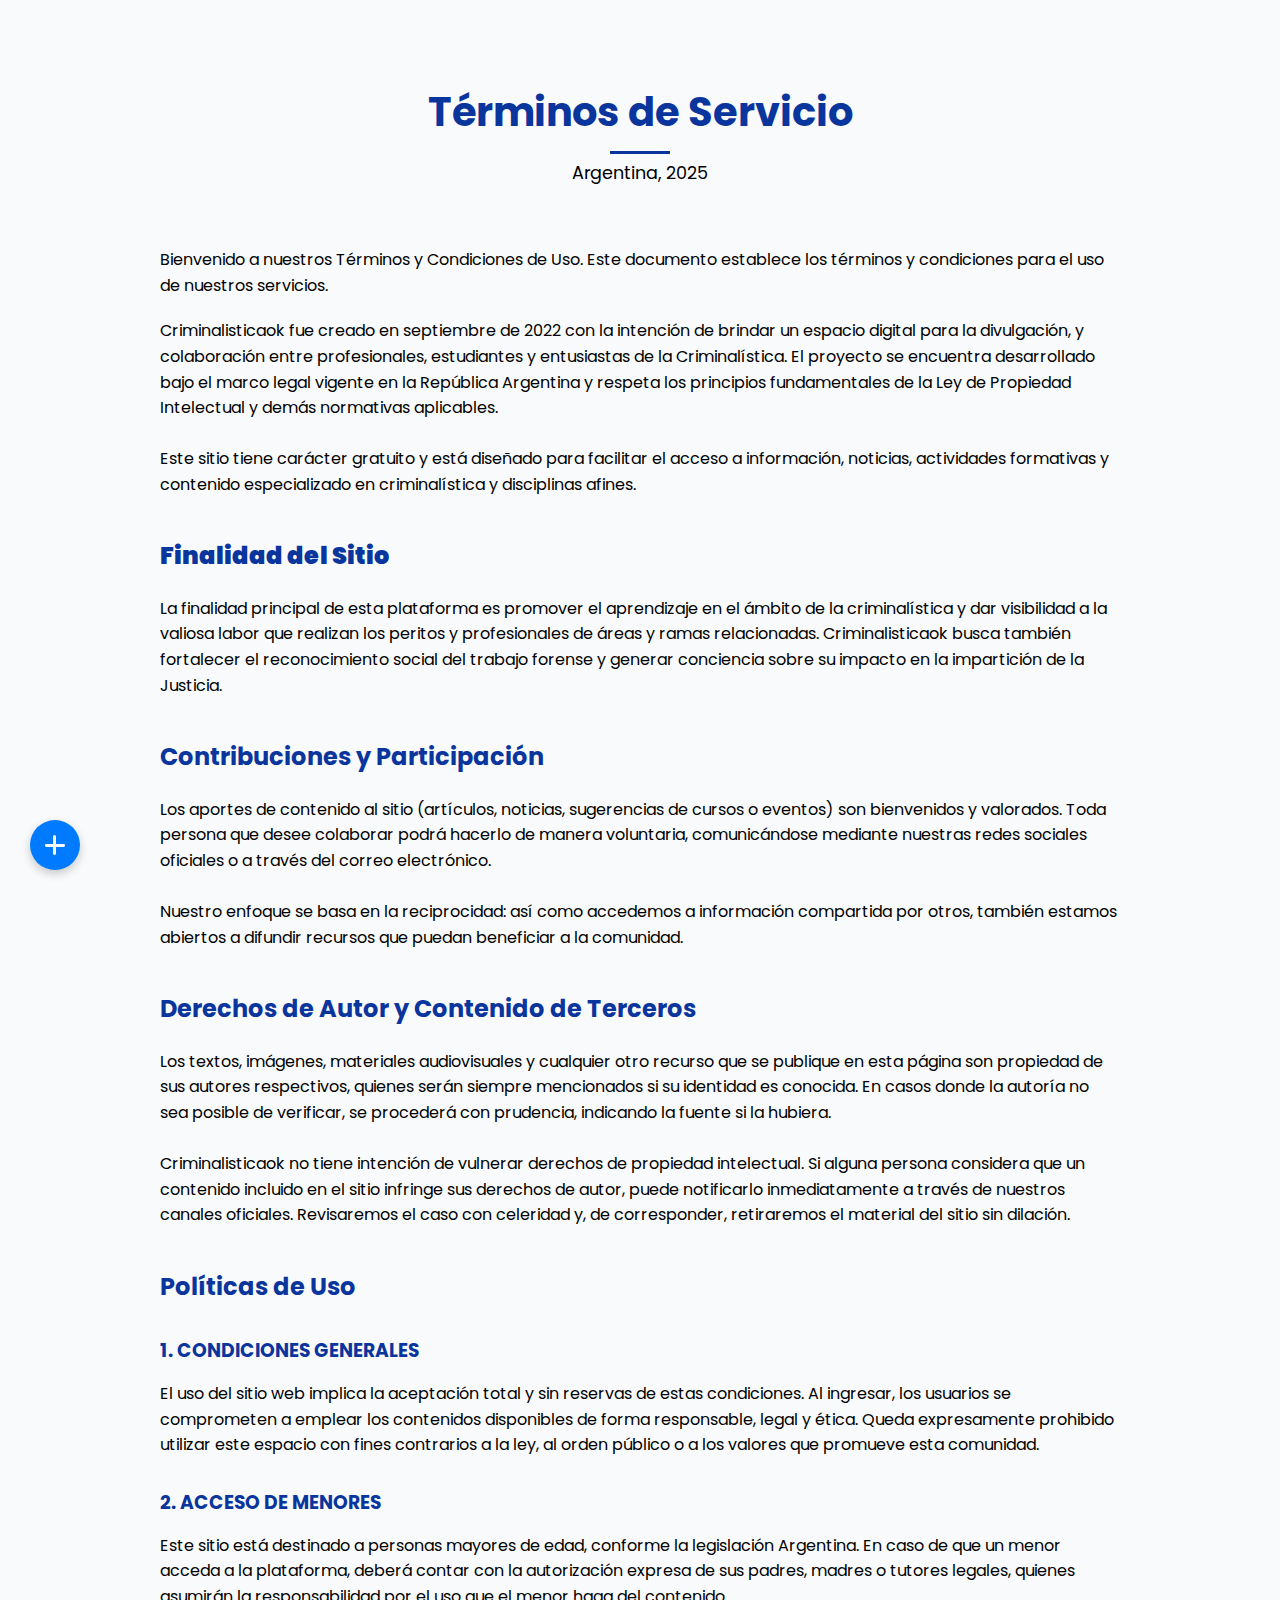
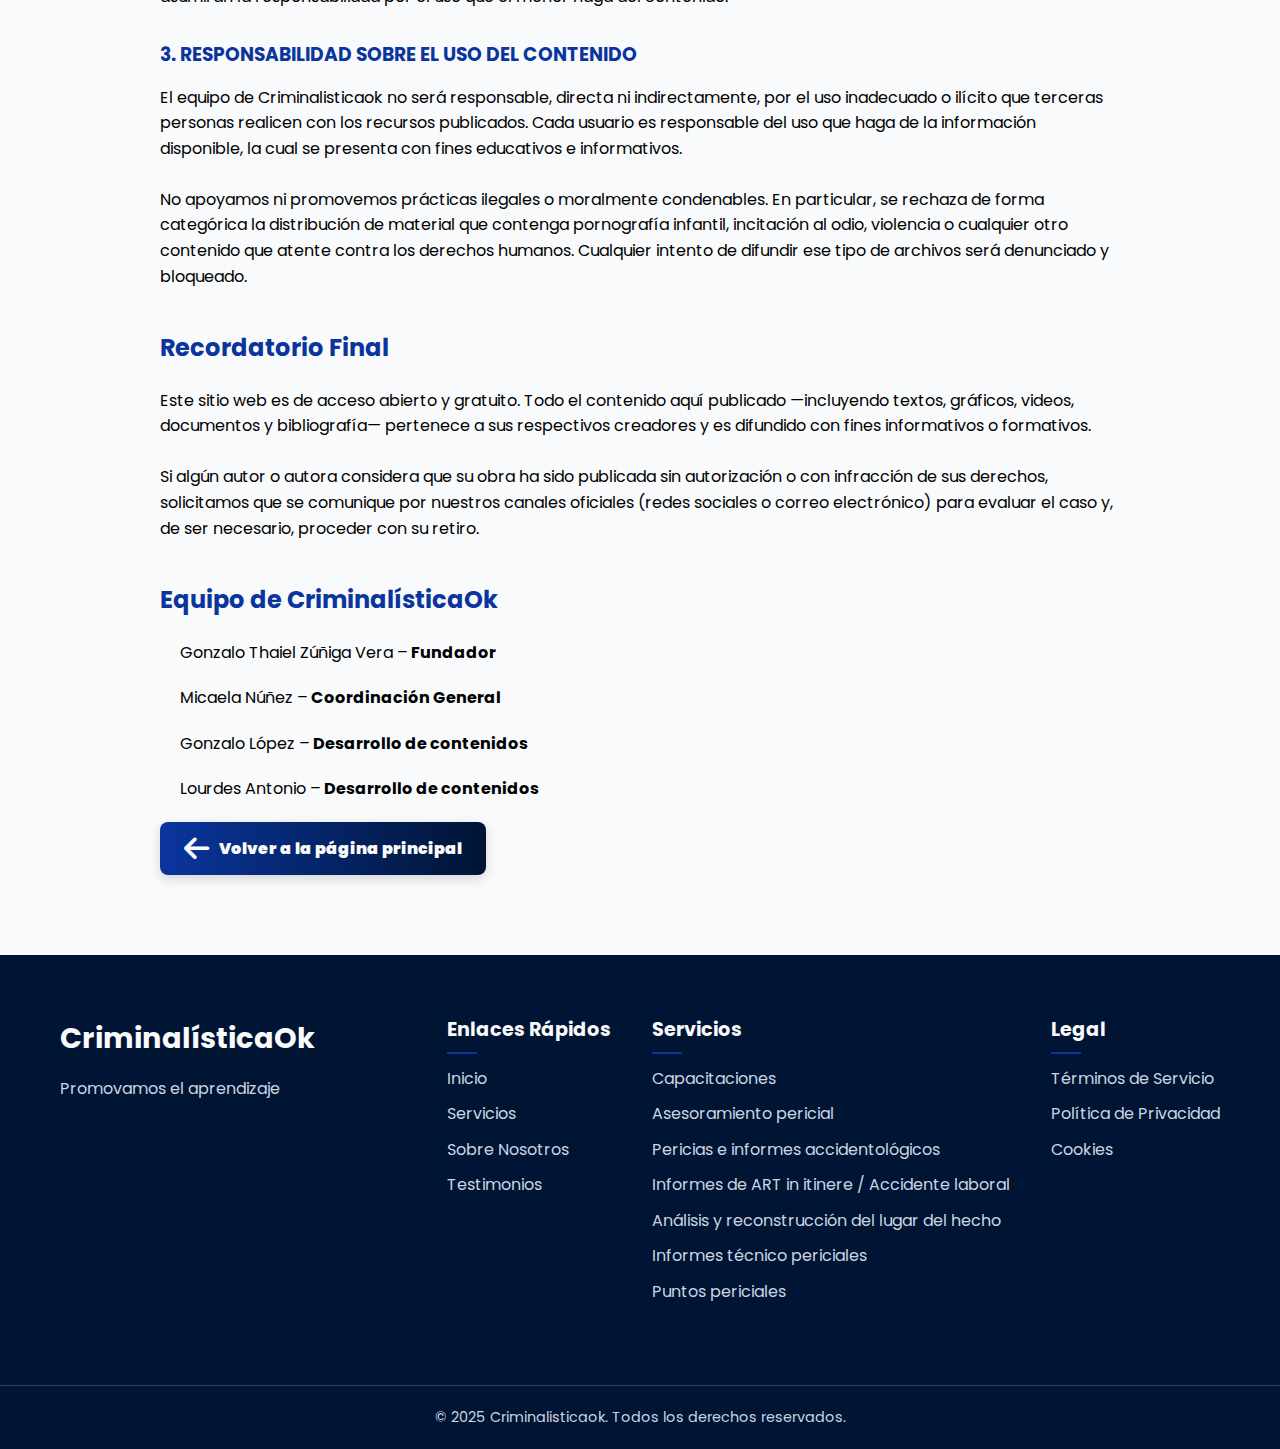
<file: servicio.html>
<!DOCTYPE html>
<html lang="es">
<head>
    <meta charset="UTF-8">
    <meta name="viewport" content="width=device-width, initial-scale=1.0">
    <title>Términos de Servicio</title>
    <link rel="stylesheet" href="https://cdnjs.cloudflare.com/ajax/libs/font-awesome/6.4.0/css/all.min.css">
    <link rel="icon" href="Static/Images/Logo-GV-PNG_1.ico">
    <link rel="stylesheet" href="Static/styles/style.css">
    <link href="https://fonts.googleapis.com/css2?family=Poppins:wght@300;400;500;600;700&display=swap" rel="stylesheet">
    <meta name="google" content="notranslate">
    <style>
        body {
            font-family: 'Poppins', sans-serif;
        }

        .terms-content {
            max-width: 1000px;
            margin: 0 auto;
            padding: 0 20px;
        }

        .terms-content h2  {
            color: var(--primary-color);
            margin-top: 40px;
            margin-bottom: 20px;
        }

        .terms-content h3 {
            color: var(--primary-color);
            margin-top: 30px;
            margin-bottom: 15px;
        }

        .terms-content p {
            margin-bottom: 20px;
            color: black;
        }

        .terms-content ul {
            padding-left: 20px;
            color: black;
        }

        .terms-content li {
            margin-bottom: 20px;
            color: black;
        }

        .back-btn {
            display: inline-block;
            background-color: var(--primary-color);
            color: white;
            padding: 10px 20px;
            border-radius: var(--border-radius);
            text-decoration: none;
            margin-top: 30px;
            transition: var(--transition);
        }

        .back-btn:hover {
            background-color: #004494;
        }

        body.dark-mode .terms-content p {
            color: #f8fafc;
        }
        body.dark-mode .terms-content h2 {
            color: #ff9719;
        }
        body.dark-mode .terms-content h3 {
            color: #ff9719;
        }
        body.dark-mode .terms-content li, body.dark-mode .terms-content ul {
            color: #f8fafc;
        }

        /* SCROLL */
        ::-webkit-scrollbar {
            width: 8px;
        }

        ::-webkit-scrollbar-track {
            background: var(--light-color);
            border-radius: 10px;
        }

        ::-webkit-scrollbar-thumb {
            background: #888;
            border-radius: 10px;
        }

        ::-webkit-scrollbar-thumb:hover {
            background: var(--secondary-color);
        }
    </style>
</head>
<body>
    <section class="terms-of-service">
        <div class="section-header">
            <h2 id="inicio">Términos de Servicio</h2>
            <p>Argentina, 2025</p>
        </div>

        <div class="terms-content">
            <p>Bienvenido a nuestros Términos y Condiciones de Uso. Este documento establece los términos y condiciones para el uso de nuestros servicios.</p>

            <p>
                Criminalisticaok fue creado en septiembre de 2022 con la intención de brindar un espacio digital para la divulgación, y colaboración entre profesionales, estudiantes y entusiastas de la Criminalística. El proyecto se encuentra desarrollado bajo el marco legal vigente en la República Argentina y respeta los principios fundamentales de la Ley de Propiedad Intelectual y demás normativas aplicables.
                <br>
                <br>
                Este sitio tiene carácter gratuito y está diseñado para facilitar el acceso a información, noticias, actividades formativas y contenido especializado en criminalística y disciplinas afines.
            </p>

                <h2><b>Finalidad del Sitio</b></h2>
            <p>
                La finalidad principal de esta plataforma es promover el aprendizaje en el ámbito de la criminalística y dar visibilidad a la valiosa labor que realizan los peritos y profesionales de áreas y ramas relacionadas. Criminalisticaok busca también fortalecer el reconocimiento social del trabajo forense y generar conciencia sobre su impacto en la impartición de la Justicia.
            </p>

            <h2>Contribuciones y Participación</h2>
            <p>Los aportes de contenido al sitio (artículos, noticias, sugerencias de cursos o eventos) son bienvenidos y valorados. Toda persona que desee colaborar podrá hacerlo de manera voluntaria, comunicándose mediante nuestras redes sociales oficiales o a través del correo electrónico.
                <br>
                <br>
                Nuestro enfoque se basa en la reciprocidad: así como accedemos a información compartida por otros, también estamos abiertos a difundir recursos que puedan beneficiar a la comunidad.
            </p>

            <h2>Derechos de Autor y Contenido de Terceros</h2>
            <p>Los textos, imágenes, materiales audiovisuales y cualquier otro recurso que se publique en esta página son propiedad de sus autores respectivos, quienes serán siempre mencionados si su identidad es conocida. En casos donde la autoría no sea posible de verificar, se procederá con prudencia, indicando la fuente si la hubiera.
                <br>
                <br>
                Criminalisticaok no tiene intención de vulnerar derechos de propiedad intelectual. Si alguna persona considera que un contenido incluido en el sitio infringe sus derechos de autor, puede notificarlo inmediatamente a través de nuestros canales oficiales. Revisaremos el caso con celeridad y, de corresponder, retiraremos el material del sitio sin dilación.
            </p>


            <h2>Políticas de Uso</h2>
            <h3>1. CONDICIONES GENERALES</h3>
            <p>El uso del sitio web implica la aceptación total y sin reservas de estas condiciones. Al ingresar, los usuarios se comprometen a emplear los contenidos disponibles de forma responsable, legal y ética. Queda expresamente prohibido utilizar este espacio con fines contrarios a la ley, al orden público o a los valores que promueve esta comunidad.
            </p>

            <h3>2. ACCESO DE MENORES</h3>
            <p>Este sitio está destinado a personas mayores de edad, conforme la legislación Argentina. En caso de que un menor acceda a la plataforma, deberá contar con la autorización expresa de sus padres, madres o tutores legales, quienes asumirán la responsabilidad por el uso que el menor haga del contenido.
            </p>

            <h3>3. RESPONSABILIDAD SOBRE EL USO DEL CONTENIDO</h3>
            <p>El equipo de Criminalisticaok no será responsable, directa ni indirectamente, por el uso inadecuado o ilícito que terceras personas realicen con los recursos publicados. Cada usuario es responsable del uso que haga de la información disponible, la cual se presenta con fines educativos e informativos.
                <br>
                <br>
                No apoyamos ni promovemos prácticas ilegales o moralmente condenables. En particular, se rechaza de forma categórica la distribución de material que contenga pornografía infantil, incitación al odio, violencia o cualquier otro contenido que atente contra los derechos humanos. Cualquier intento de difundir ese tipo de archivos será denunciado y bloqueado.
            </p>

            <h2>Recordatorio Final</h2>
            <p>Este sitio web es de acceso abierto y gratuito. Todo el contenido aquí publicado —incluyendo textos, gráficos, videos, documentos y bibliografía— pertenece a sus respectivos creadores y es difundido con fines informativos o formativos.
                <br>
                <br>
                Si algún autor o autora considera que su obra ha sido publicada sin autorización o con infracción de sus derechos, solicitamos que se comunique por nuestros canales oficiales (redes sociales o correo electrónico) para evaluar el caso y, de ser necesario, proceder con su retiro.
            </p>

            <h2>Equipo de CriminalísticaOk</h2>
            <ul>
                <li >Gonzalo Thaiel Zúñiga Vera – <b>Fundador</b></li>
                <li>Micaela Núñez – <b>Coordinación General</b></li>
                <li>Gonzalo López – <b>Desarrollo de contenidos</b></li>
                <li>Lourdes Antonio – <b>Desarrollo de contenidos</b></li>
            </ul>
            <a href="index.html" class="whatsapp-button"><i class="fas fa-arrow-left"></i> Volver a la página principal</a>
        </div>
    </section>

    <footer>
        <div class="footer-content">
            <div class="footer-logo">
                <b><span>CriminalísticaOk</span></b>
                <p>Promovamos el aprendizaje</p>
            </div>
            <div class="footer-links">
                <div class="footer-column">
                    <h3>Enlaces Rápidos</h3>
                    <ul>
                        <li><a href="index.html">Inicio</a></li>
                        <li><a href="index.html">Servicios</a></li>
                        <li><a href="index.html">Sobre Nosotros</a></li>
                        <li><a href="index.html">Testimonios</a></li>
                    </ul>
                    </div>
                    <div class="footer-column">
                        <h3>Servicios</h3>
                        <ul>
                            <li><a href="index.html">Capacitaciones</a></li>
                            <li><a href="index.html">Asesoramiento pericial</a></li>
                            <li><a href="index.html">Pericias e informes accidentológicos</a></li>
                            <li><a href="index.html">Informes de ART in itinere / Accidente laboral</a></li>
                            <li><a href="index.html">Análisis y reconstrucción del lugar del hecho</a></li>
                            <li><a href="index.html">Informes técnico periciales</a></li>
                            <li><a href="index.html">Puntos periciales</a></li>
                        </ul>
                    </div>
                    <div class="footer-column">
                        <h3>Legal</h3>
                        <ul>
                            <li><a href="servicio.html">Términos de Servicio</a></li>
                            <li><a href="politica.html">Política de Privacidad</a></li>
                            <li><a href="index.html">Cookies</a></li>
                        </ul>
                    </div>
                </div>
            </div>
        <div class="footer-bottom">
            <p>&copy; 2025 Criminalisticaok. Todos los derechos reservados.</p>
        </div>
    </footer>


    <a href="#inicio" class="back-to-top" id="backToTop">
        <i class="fas fa-arrow-up"></i>
    </a>

    <script src="Static/js/scripts.js"></script>
</body>
</html>
</file>
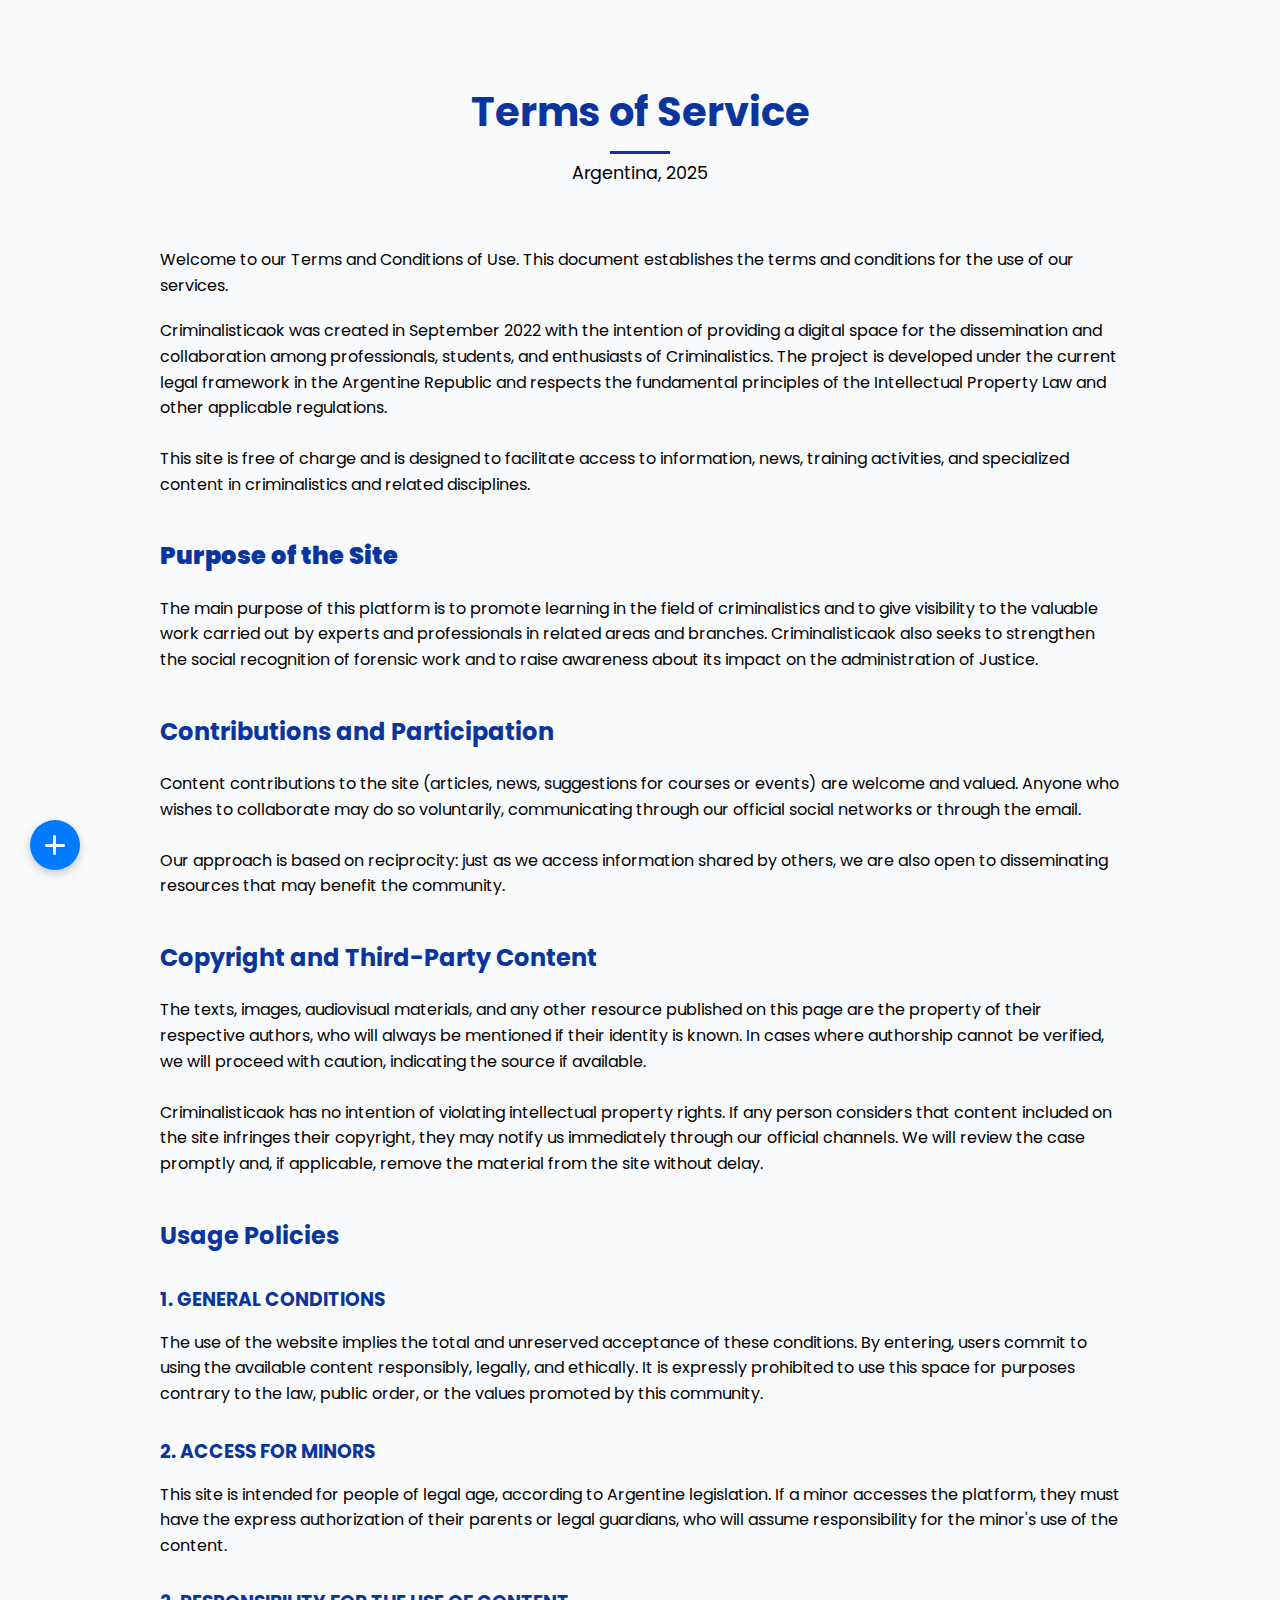
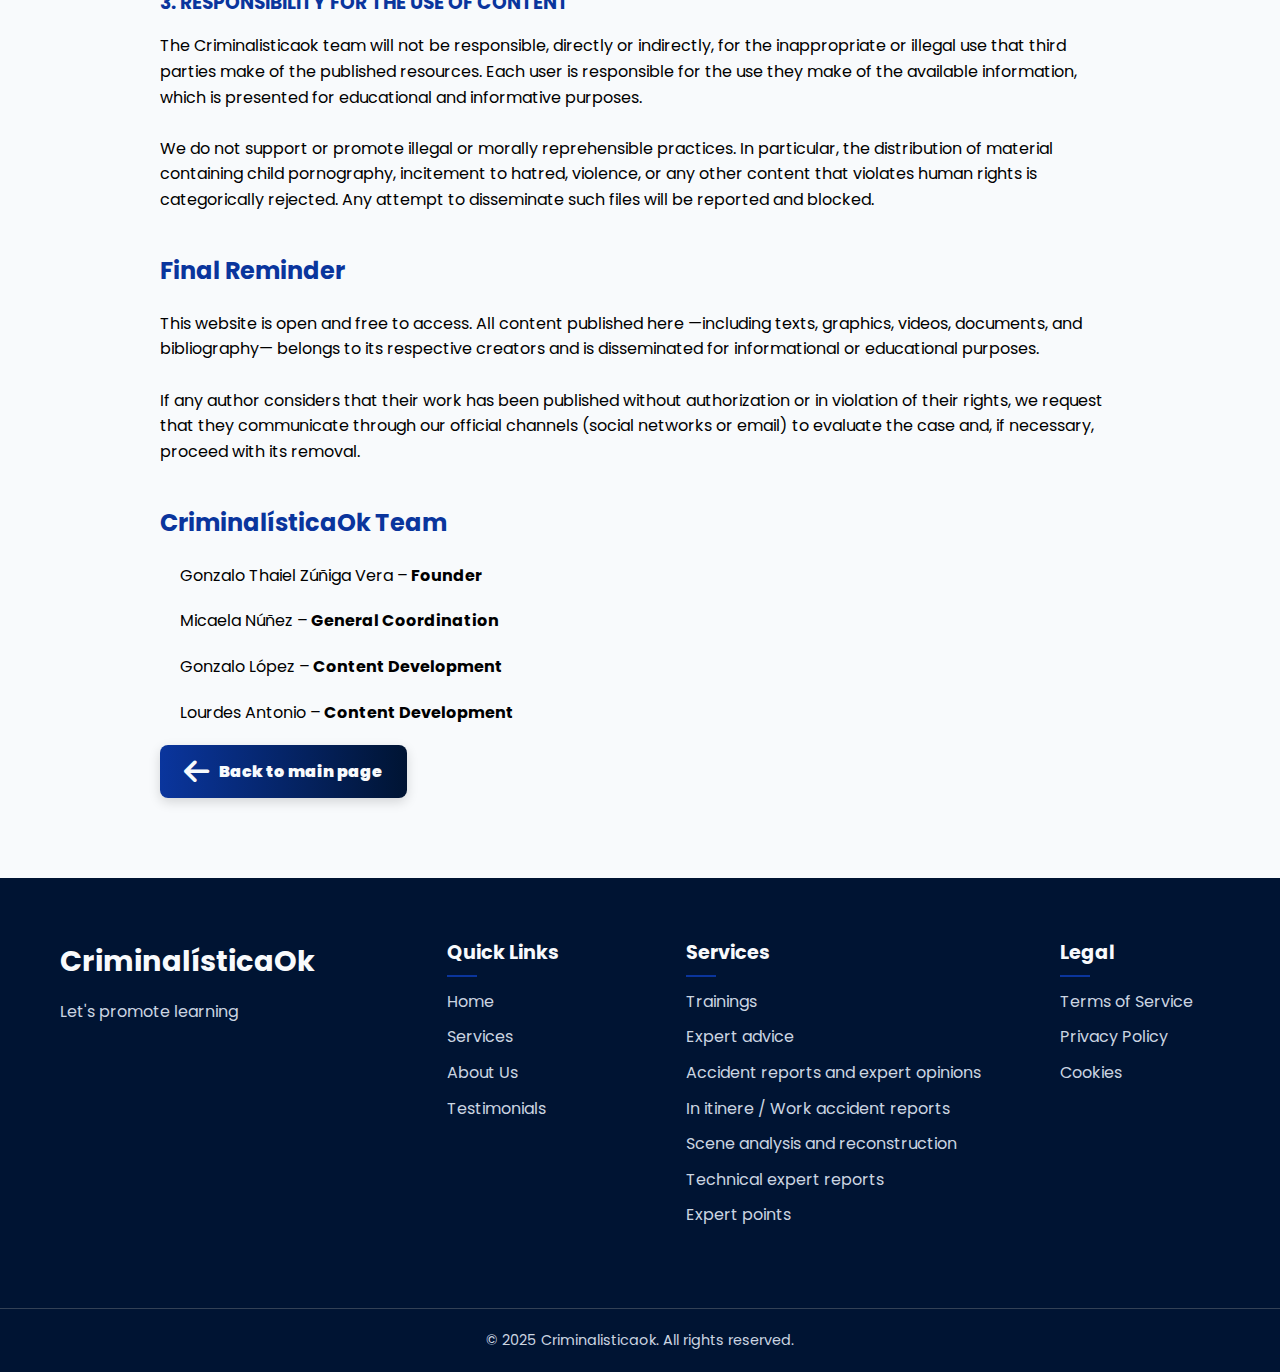
<file: servicio_en.html>
<!DOCTYPE html>
<html lang="en">
<head>
    <meta charset="UTF-8">
    <meta name="viewport" content="width=device-width, initial-scale=1.0">
    <title>Terms of Service</title>
    <link rel="stylesheet" href="https://cdnjs.cloudflare.com/ajax/libs/font-awesome/6.4.0/css/all.min.css">
    <link rel="icon" href="Static/Images/Logo-GV-PNG_1.ico">
    <link rel="stylesheet" href="Static/styles/style.css">
    <link href="https://fonts.googleapis.com/css2?family=Poppins:wght@300;400;500;600;700&display=swap" rel="stylesheet">
    <meta name="google" content="notranslate">
    <style>
        body {
            font-family: 'Poppins', sans-serif;
        }

        .terms-content {
            max-width: 1000px;
            margin: 0 auto;
            padding: 0 20px;
        }

        .terms-content h2  {
            color: var(--primary-color);
            margin-top: 40px;
            margin-bottom: 20px;
        }

        .terms-content h3 {
            color: var(--primary-color);
            margin-top: 30px;
            margin-bottom: 15px;
        }

        .terms-content p {
            margin-bottom: 20px;
            color: black;
        }

        .terms-content ul {
            padding-left: 20px;
            color: black;
        }

        .terms-content li {
            margin-bottom: 20px;
            color: black;
        }

        .back-btn {
            display: inline-block;
            background-color: var(--primary-color);
            color: white;
            padding: 10px 20px;
            border-radius: var(--border-radius);
            text-decoration: none;
            margin-top: 30px;
            transition: var(--transition);
        }

        .back-btn:hover {
            background-color: #004494;
        }

        body.dark-mode .terms-content p {
            color: #f8fafc;
        }
        body.dark-mode .terms-content h2 {
            color: #ff9719;
        }
        body.dark-mode .terms-content h3 {
            color: #ff9719;
        }
        body.dark-mode .terms-content li, body.dark-mode .terms-content ul {
            color: #f8fafc;
        }

        /* SCROLL */
        ::-webkit-scrollbar {
            width: 8px;
        }

        ::-webkit-scrollbar-track {
            background: var(--light-color);
            border-radius: 10px;
        }

        ::-webkit-scrollbar-thumb {
            background: #888;
            border-radius: 10px;
        }

        ::-webkit-scrollbar-thumb:hover {
            background: var(--secondary-color);
        }
    </style>
</head>
<body>
    <section class="terms-of-service">
        <div class="section-header">
            <h2 id="inicio">Terms of Service</h2>
            <p>Argentina, 2025</p>
        </div>
        
        <div class="terms-content">
            <p>Welcome to our Terms and Conditions of Use. This document establishes the terms and conditions for the use of our services.</p>

            <p>
                Criminalisticaok was created in September 2022 with the intention of providing a digital space for the dissemination and collaboration among professionals, students, and enthusiasts of Criminalistics. The project is developed under the current legal framework in the Argentine Republic and respects the fundamental principles of the Intellectual Property Law and other applicable regulations.
                <br>
                <br>
                This site is free of charge and is designed to facilitate access to information, news, training activities, and specialized content in criminalistics and related disciplines.
            </p>

                <h2><b>Purpose of the Site</b></h2>
            <p>
                The main purpose of this platform is to promote learning in the field of criminalistics and to give visibility to the valuable work carried out by experts and professionals in related areas and branches. Criminalisticaok also seeks to strengthen the social recognition of forensic work and to raise awareness about its impact on the administration of Justice.
            </p>
            
            <h2>Contributions and Participation</h2>
            <p>Content contributions to the site (articles, news, suggestions for courses or events) are welcome and valued. Anyone who wishes to collaborate may do so voluntarily, communicating through our official social networks or through the email.
            <br>
            <br>
            Our approach is based on reciprocity: just as we access information shared by others, we are also open to disseminating resources that may benefit the community.
            </p>
            
            <h2>Copyright and Third-Party Content</h2>
            <p>The texts, images, audiovisual materials, and any other resource published on this page are the property of their respective authors, who will always be mentioned if their identity is known. In cases where authorship cannot be verified, we will proceed with caution, indicating the source if available.
            <br>
            <br>
            Criminalisticaok has no intention of violating intellectual property rights. If any person considers that content included on the site infringes their copyright, they may notify us immediately through our official channels. We will review the case promptly and, if applicable, remove the material from the site without delay.
            </p>

            
            <h2>Usage Policies</h2>
            <h3>1. GENERAL CONDITIONS</h3>
            <p>The use of the website implies the total and unreserved acceptance of these conditions. By entering, users commit to using the available content responsibly, legally, and ethically. It is expressly prohibited to use this space for purposes contrary to the law, public order, or the values promoted by this community.
            </p>

            <h3>2. ACCESS FOR MINORS</h3>
            <p>This site is intended for people of legal age, according to Argentine legislation. If a minor accesses the platform, they must have the express authorization of their parents or legal guardians, who will assume responsibility for the minor's use of the content.
            </p>

            <h3>3. RESPONSIBILITY FOR THE USE OF CONTENT</h3>
            <p>The Criminalisticaok team will not be responsible, directly or indirectly, for the inappropriate or illegal use that third parties make of the published resources. Each user is responsible for the use they make of the available information, which is presented for educational and informative purposes.
            <br>
            <br>
            We do not support or promote illegal or morally reprehensible practices. In particular, the distribution of material containing child pornography, incitement to hatred, violence, or any other content that violates human rights is categorically rejected. Any attempt to disseminate such files will be reported and blocked.
            </p>

            <h2>Final Reminder</h2>
            <p>This website is open and free to access. All content published here —including texts, graphics, videos, documents, and bibliography— belongs to its respective creators and is disseminated for informational or educational purposes.
            <br>
            <br>
            If any author considers that their work has been published without authorization or in violation of their rights, we request that they communicate through our official channels (social networks or email) to evaluate the case and, if necessary, proceed with its removal.
            </p>

            <h2>CriminalísticaOk Team</h2>
            <ul>
                <li >Gonzalo Thaiel Zúñiga Vera – <b>Founder</b></li>
                <li>Micaela Núñez – <b>General Coordination</b></li>
                <li>Gonzalo López – <b>Content Development</b></li>
                <li>Lourdes Antonio – <b>Content Development</b></li>
            </ul>        
            <a href="index.html" class="whatsapp-button"><i class="fas fa-arrow-left"></i> Back to main page</a>
        </div>
    </section>

    <footer>
        <div class="footer-content">
            <div class="footer-logo">
                <b><span>CriminalísticaOk</span></b>
                <p>Let's promote learning</p>
            </div>
            <div class="footer-links">
                <div class="footer-column">
                    <h3>Quick Links</h3>
                    <ul>
                        <li><a href="/index.html">Home</a></li>
                        <li><a href="/index.html">Services</a></li>
                        <li><a href="/index.html">About Us</a></li>
                        <li><a href="/index.html">Testimonials</a></li>
                    </ul>
                    </div>
                    <div class="footer-column">
                        <h3>Services</h3>
                        <ul>
                            <li><a href="/index.html">Trainings</a></li>
                            <li><a href="/index.html">Expert advice</a></li>
                            <li><a href="/index.html">Accident reports and expert opinions</a></li>
                            <li><a href="/index.html">In itinere / Work accident reports</a></li>
                            <li><a href="/index.html">Scene analysis and reconstruction</a></li>
                            <li><a href="/index.html">Technical expert reports</a></li>
                            <li><a href="/index.html">Expert points</a></li>
                        </ul>
                    </div>
                    <div class="footer-column">
                        <h3>Legal</h3>
                        <ul>
                            <li><a href="/servicio.html">Terms of Service</a></li>
                            <li><a href="/politica.html">Privacy Policy</a></li>
                            <li><a href="/index.html">Cookies</a></li>
                        </ul>
                    </div>
                </div>
            </div>
        <div class="footer-bottom">
            <p>&copy; 2025 Criminalisticaok. All rights reserved.</p>
        </div>
    </footer>

    <a href="#inicio" class="back-to-top" id="backToTop">
        <i class="fas fa-arrow-up"></i>
    </a>

    <script src="Static/js/scripts.js"></script>
</body>
</html>
</file>
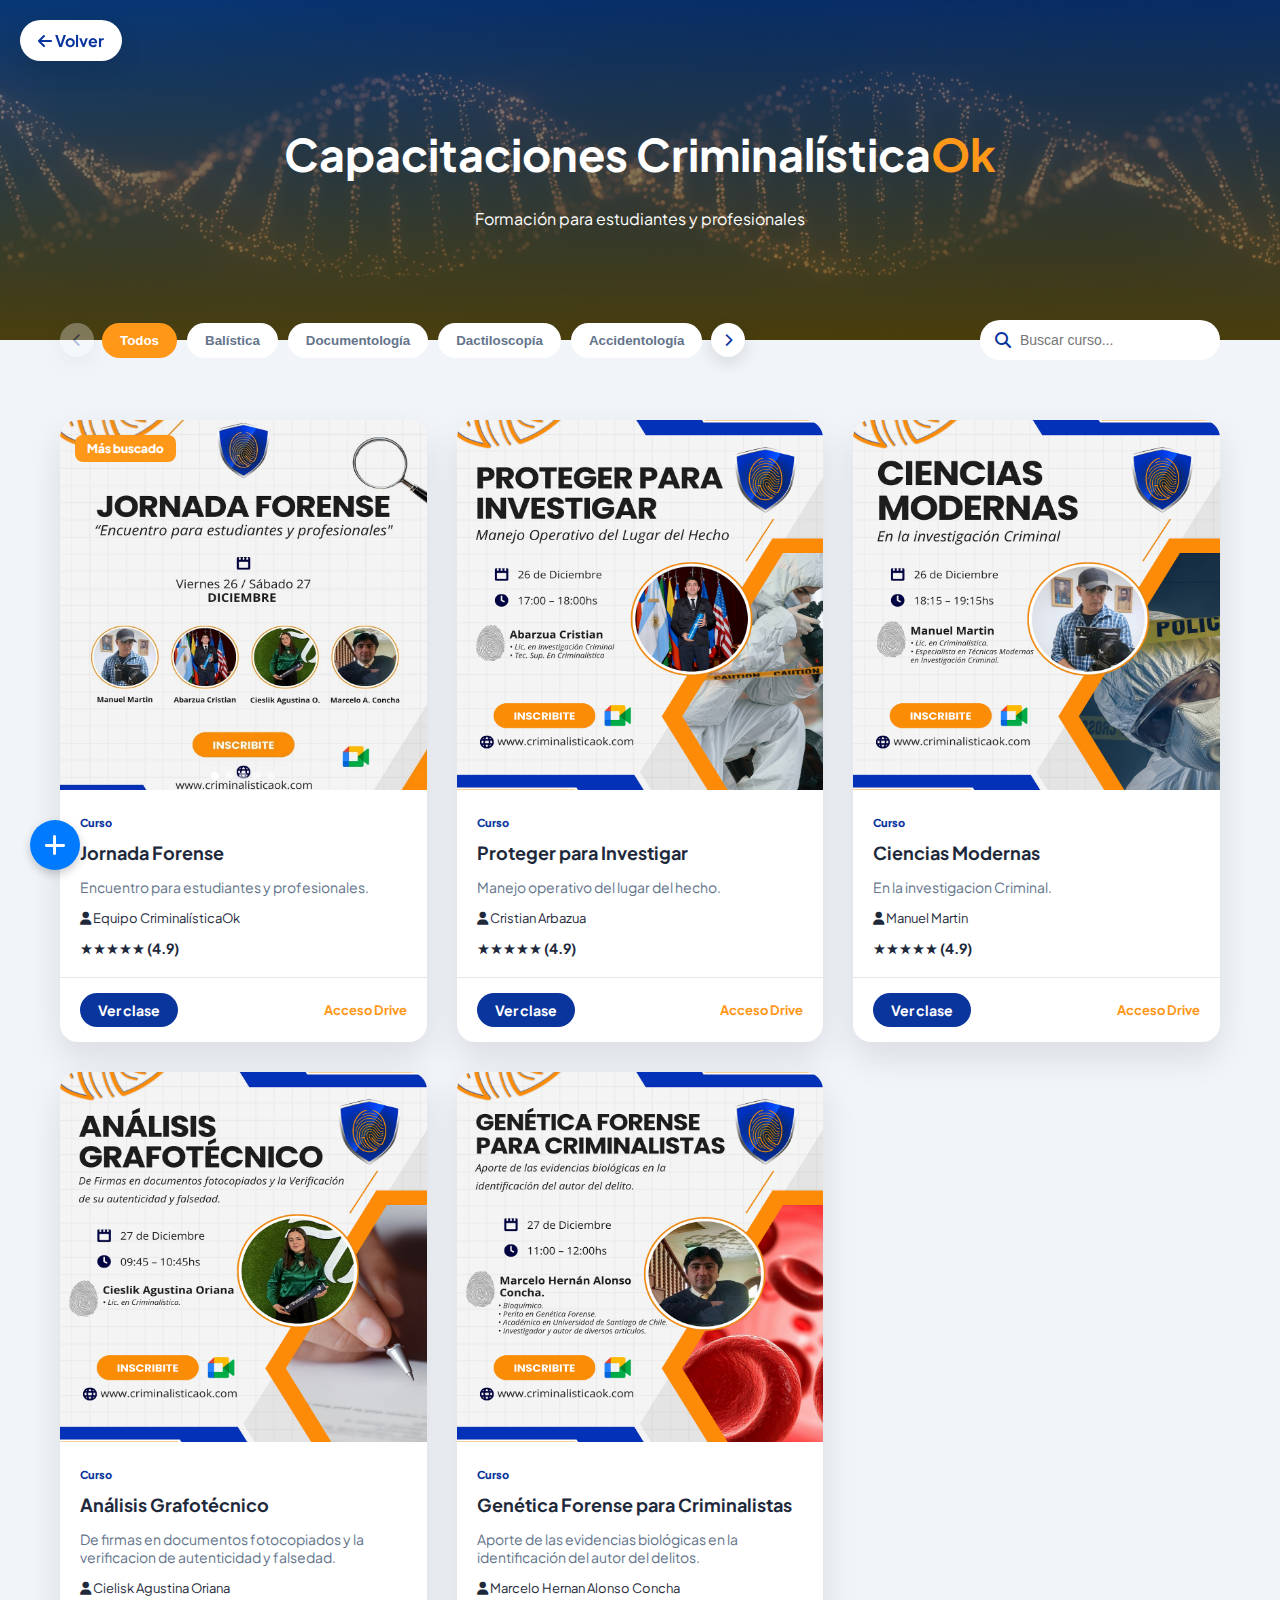
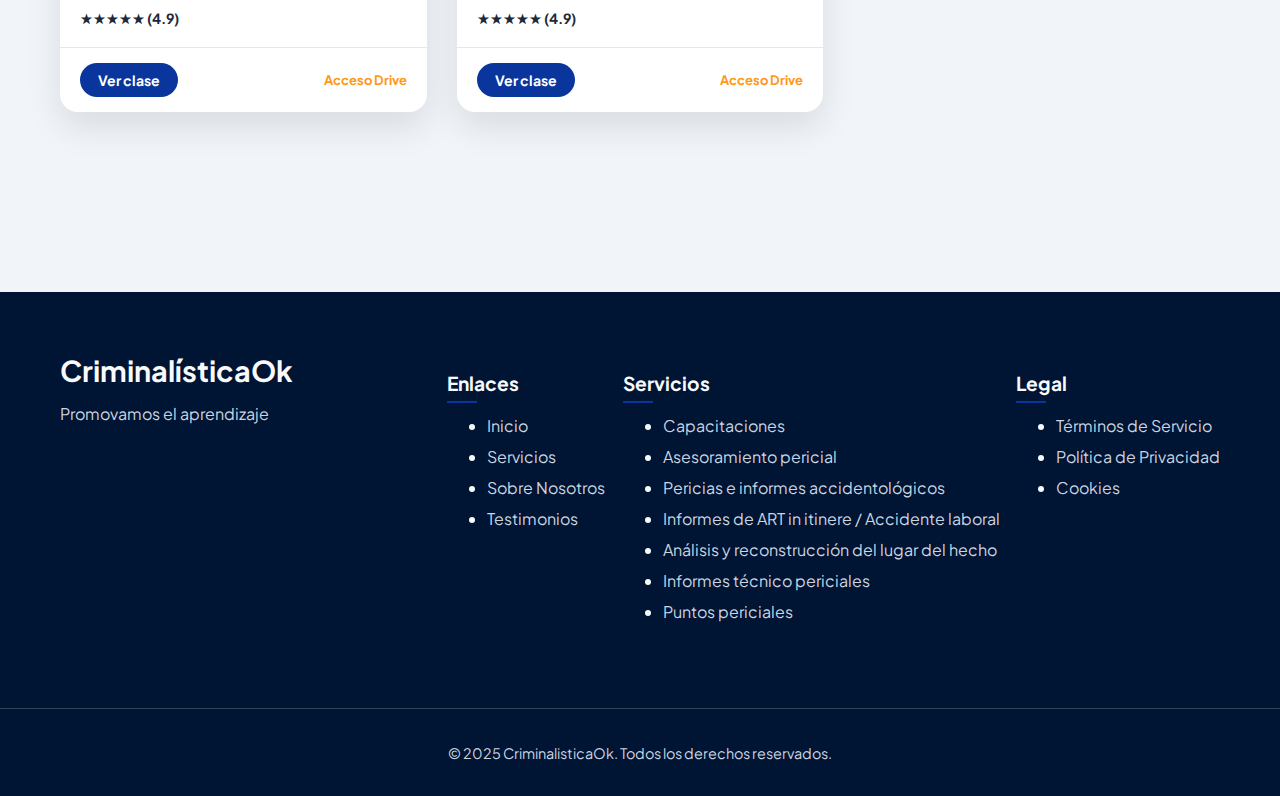
<file: Templates/cursos.html>
<!DOCTYPE html>
<html lang="es">
<head>
    <meta charset="UTF-8" />
    <meta name="viewport" content="width=device-width, initial-scale=1.0"/>
    
    <title>Cursos de Criminalística y Ciencias Forenses | CriminalísticaOK</title>
    <meta name="description" content="Capacitaciones profesionales en criminalística, balística, dactiloscopía y medicina forense. Formación técnica avanzada para estudiantes y expertos.">
    <meta name="keywords" content="cursos criminalistica, balistica forense, perito criminalista, medicina forense, capacitacion forense, dactiloscopia">
    <meta name="author" content="CriminalísticaOK">
    
    <meta property="og:title" content="Capacitaciones CriminalísticaOK | Formación Forense de Élite">
    <meta property="og:description" content="Accede a la biblioteca técnica más completa en ciencias forenses y criminalística aplicada.">
    <meta property="og:image" content="../Static/Images/hero-bg.jpg"> <meta property="og:type" content="website">

    <link href="https://fonts.googleapis.com/css2?family=Plus+Jakarta+Sans:wght@400;600;700;800&display=swap" rel="stylesheet">
    <link rel="stylesheet" href="https://cdnjs.cloudflare.com/ajax/libs/font-awesome/6.5.0/css/all.min.css">

    <link rel="stylesheet" href="../Static/Css/cursos.css">
</head>
<body>
    <a href="../index.html" class="btn-back">
        <i class="fas fa-arrow-left"></i> Volver
    </a>

    <header class="hero" id="inicio">
        <h1>Capacitaciones Criminalística<span class="yellow">Ok</span></h1>
        <p>Formación para estudiantes y profesionales</p>
    </header>

    <section class="filters">
        <div class="filters-left">
            <button class="filters-arrow left" id="filtersPrev">
            <i class="fas fa-chevron-left"></i>
            </button>

            <div class="filters-viewport">
            <div class="filter-buttons" id="filtersTrack">
                <button class="filter-btn active" data-filter="all">Todos</button>
                <button class="filter-btn" data-filter="balistica">Balística</button>
                <button class="filter-btn" data-filter="documentología">Documentología</button>
                <button class="filter-btn" data-filter="dactiloscopía">Dactiloscopía</button>
                <button class="filter-btn" data-filter="accidentología">Accidentología</button>
                <button class="filter-btn" data-filter="medicina forense">Medicina Forense</button>
                <button class="filter-btn" data-filter="toxicologia">Toxicología</button>
                <button class="filter-btn" data-filter="cursos">Cursos</button>
            </div>
            </div>

            <button class="filters-arrow right" id="filtersNext">
                <i class="fas fa-chevron-right"></i>
            </button>
        </div>

        <div class="search-box">
            <i class="fas fa-search"></i>
            <input type="text" id="search" placeholder="Buscar curso...">
        </div>
    </section>


    <main class="courses-grid">

        <!--1-->
        <article class="course-card" data-category="cursos">
        <span class="badge">Más buscado</span>

        <div class="carousel">
            <img src="../Static/Images/Jornada Forense.jpg" class="active">
            <img src="../Static/Images/Jornada Forense 1.png">
            <img src="../Static/Images/Jornada Forense 2.png">
            <img src="../Static/Images/Jornada Forense 3.png">
            <img src="../Static/Images/Jornada Forense 4.png">

            <div class="dots"></div>
        </div>

        <div class="course-body">
            <span class="tag">Curso</span>
            <h3>Jornada Forense</h3>
            <p class="description">
            Encuentro para estudiantes y profesionales.
            </p>

            <p class="author">
            <i class="fas fa-user"> </i>  Equipo CriminalísticaOk
            </p>

            <div class="rating">
            ★★★★★ <span>(4.9)</span>
            </div>
        </div>

        <div class="course-footer">
            <a href="https://docs.google.com/forms/d/e/1FAIpQLSdcFH1kGQR5lskhFZjH2BsZ_m2HDuKqiPlknUiLYKQc2CK3UA/alreadyresponded" class="btn-view">Ver clase</a>
            <span class="drive">Acceso Drive</span>
        </div>
        </article>

        <!--2-->
        <article class="course-card" data-category="cursos">

        <div class="carousel">
            <img src="../Static/Images/Jornada Forense 1.png">
            <div class="dots"></div>
        </div>

        <div class="course-body">
            <span class="tag">Curso</span>
            <h3>Proteger para Investigar</h3>
            <p class="description">
            Manejo operativo del lugar del hecho.
            </p>

            <p class="author">
            <i class="fas fa-user"> </i>  Cristian Arbazua
            </p>

            <div class="rating">
            ★★★★★ <span>(4.9)</span>
            </div>
        </div>

        <div class="course-footer">
            <a href="https://docs.google.com/forms/d/e/1FAIpQLSdcFH1kGQR5lskhFZjH2BsZ_m2HDuKqiPlknUiLYKQc2CK3UA/alreadyresponded" class="btn-view">Ver clase</a>
            <span class="drive">Acceso Drive</span>
        </div>
        </article>

        <!--3-->
        <article class="course-card" data-category="cursos">

        <div class="carousel">
            <img src="../Static/Images/Jornada Forense 2.png">
            <div class="dots"></div>
        </div>

        <div class="course-body">
            <span class="tag">Curso</span>
            <h3>Ciencias Modernas</h3>
            <p class="description">
            En la investigacion Criminal.
            </p>

            <p class="author">
            <i class="fas fa-user"> </i>  Manuel Martin
            </p>

            <div class="rating">
            ★★★★★ <span>(4.9)</span>
            </div>
        </div>

        <div class="course-footer">
            <a href="https://docs.google.com/forms/d/e/1FAIpQLSdcFH1kGQR5lskhFZjH2BsZ_m2HDuKqiPlknUiLYKQc2CK3UA/alreadyresponded" class="btn-view">Ver clase</a>
            <span class="drive">Acceso Drive</span>
        </div>
        </article>

        <!--4-->
        <article class="course-card" data-category="cursos">

        <div class="carousel">
            <img src="../Static/Images/Jornada Forense 3.png">
            <div class="dots"></div>
        </div>

        <div class="course-body">
            <span class="tag">Curso</span>
            <h3>Análisis Grafotécnico</h3>
            <p class="description">
            De firmas en documentos fotocopiados y la verificacion de autenticidad y falsedad.
            </p>

            <p class="author">
            <i class="fas fa-user"> </i>  Cielisk Agustina Oriana
            </p>

            <div class="rating">
            ★★★★★ <span>(4.9)</span>
            </div>
        </div>

        <div class="course-footer">
            <a href="https://docs.google.com/forms/d/e/1FAIpQLSdcFH1kGQR5lskhFZjH2BsZ_m2HDuKqiPlknUiLYKQc2CK3UA/alreadyresponded" class="btn-view">Ver clase</a>
            <span class="drive">Acceso Drive</span>
        </div>
        </article>

        <!--5-->
        <article class="course-card" data-category="cursos">

        <div class="carousel">
            <img src="../Static/Images/Jornada Forense 4.png">
            <div class="dots"></div>
        </div>

        <div class="course-body">
            <span class="tag">Curso</span>
            <h3>Genética Forense para Criminalistas</h3>
            <p class="description">
            Aporte de las evidencias biológicas en la identificación del autor del delitos.
            </p>

            <p class="author">
            <i class="fas fa-user"> </i>  Marcelo Hernan Alonso Concha
            </p>

            <div class="rating">
            ★★★★★ <span>(4.9)</span>
            </div>
        </div>

        <div class="course-footer">
            <a href="https://docs.google.com/forms/d/e/1FAIpQLSdcFH1kGQR5lskhFZjH2BsZ_m2HDuKqiPlknUiLYKQc2CK3UA/alreadyresponded" class="btn-view">Ver clase</a>
            <span class="drive">Acceso Drive</span>
        </div>
        </article>

    </main>

    <div class="pagination">
        <button id="prevPage">Anterior</button>
            <span id="pageInfo"></span>
        <button id="nextPage">Siguiente</button>
    </div>

    <footer>
        <div class="footer-content">
            <div class="footer-logo">
                <b><span>CriminalísticaOk</span></b>
                <p>Promovamos el aprendizaje</p>
            </div>
            <div class="footer-links">
                <div class="footer-column">
                    <h3>Enlaces</h3>
                    <ul>
                        <li><a href="../index.html#inicio">Inicio</a></li>
                        <li><a href="../index.html#servicios">Servicios</a></li>
                        <li><a href="../index.html#sobre-nosotros">Sobre Nosotros</a></li>
                        <li><a href="../index.html#testimonios">Testimonios</a></li>
                    </ul>
                </div>
                <div class="footer-column">
                    <h3>Servicios</h3>
                    <ul>
                        <li><a href="../index.html#servicios">Capacitaciones</a></li>
                        <li><a href="../index.html#servicios">Asesoramiento pericial</a></li>
                        <li><a href="../index.html#servicios">Pericias e informes accidentológicos</a></li>
                        <li><a href="../index.html#servicio1">Informes de ART in itinere / Accidente laboral</a></li>
                        <li><a href="../index.html#servicios">Análisis y reconstrucción del lugar del hecho</a></li>
                        <li><a href="../index.html#servicios">Informes técnico periciales</a></li>
                        <li><a href="../index.html#servicio2">Puntos periciales</a></li>
                    </ul>
                </div>
                <div class="footer-column">
                    <h3>Legal</h3>
                    <ul>
                        <li><a href="../Templates/servicio.html">Términos de Servicio</a></li>
                        <li><a href="../Templates/politica.html">Política de Privacidad</a></li>
                        <li><a href="#">Cookies</a></li>
                    </ul>
                </div>
            </div>
        </div>
        <div class="footer-bottom">
            <p>&copy; 2025 CriminalisticaOk. Todos los derechos reservados.</p>
        </div>
    </footer>

    <a href="#inicio" class="back-to-top" id="backToTop">
        <i class="fas fa-arrow-up"></i>
    </a>


    <script src="../Static/Js/cursos.js"></script>
    <script src="../Static/Js/floating-buttons.js"></script>
    <script src="../Static/Js/main.js"></script>
</body>
</html>
</file>
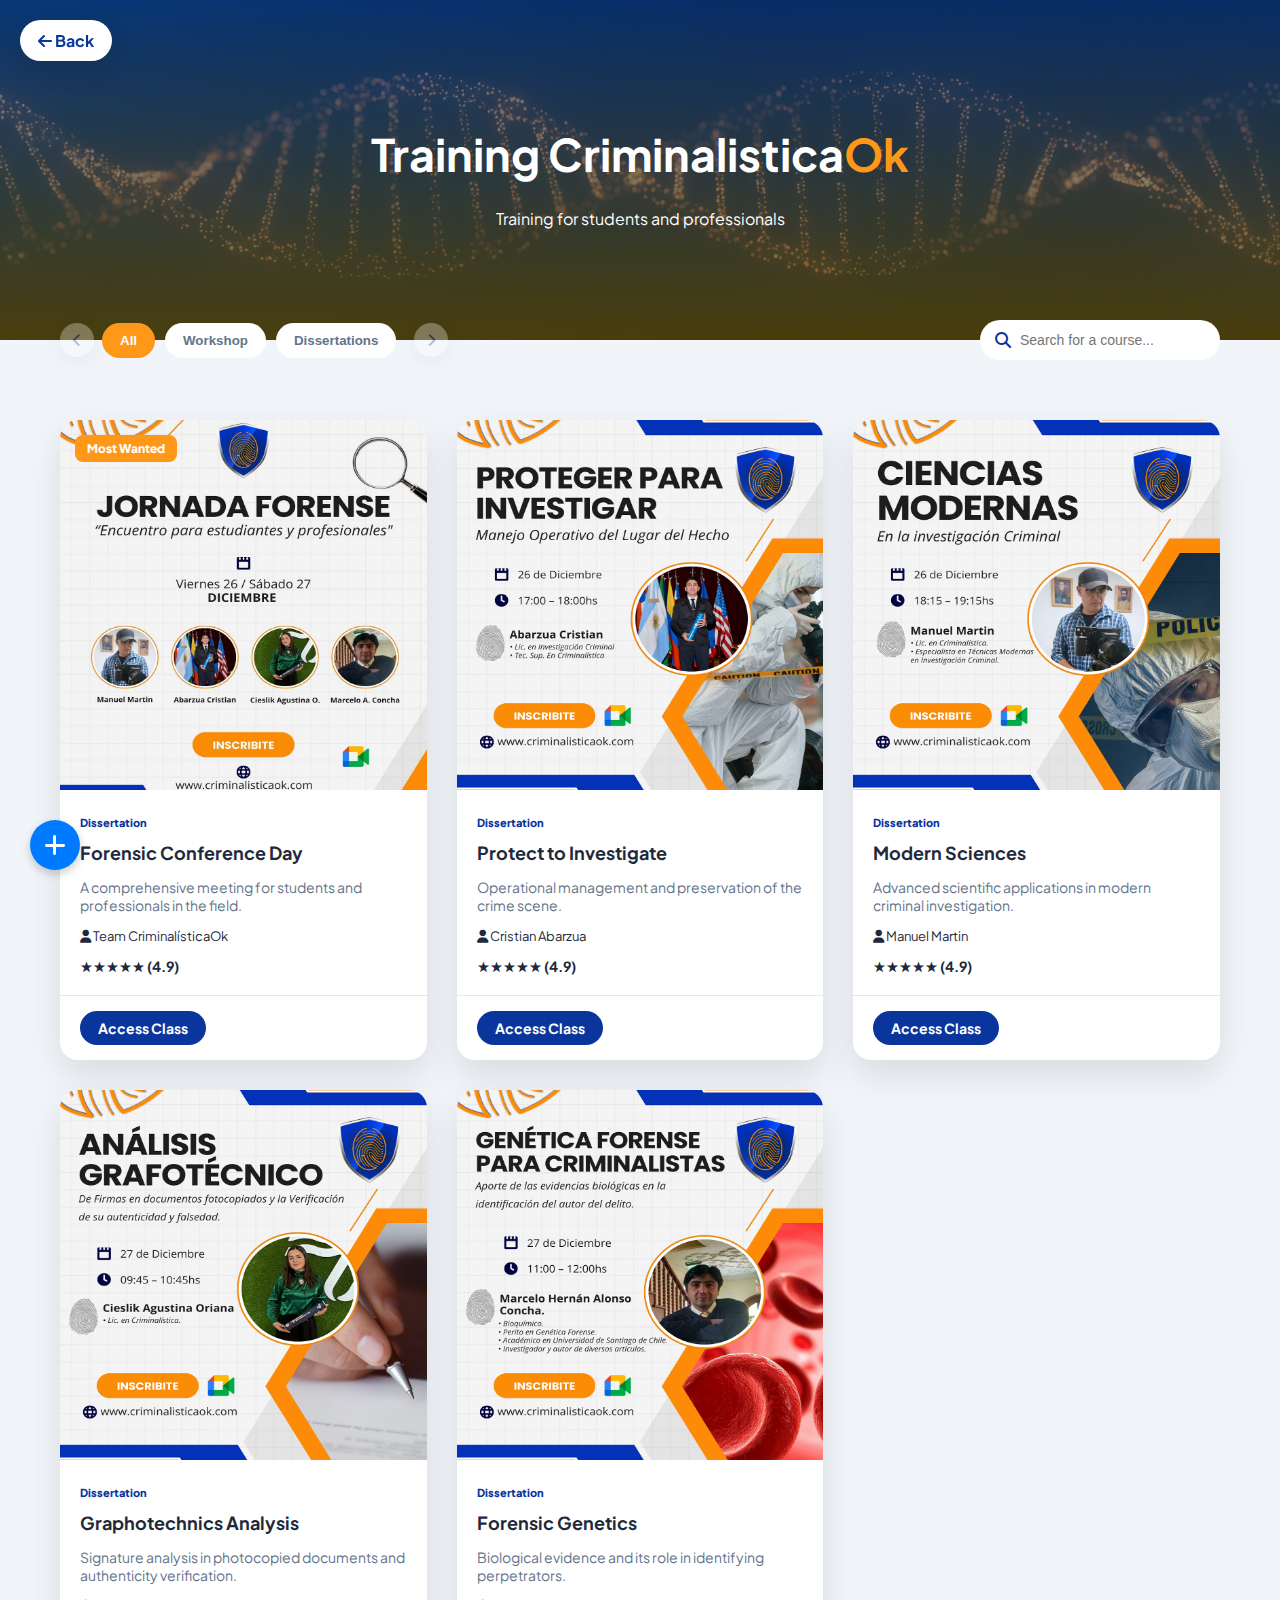
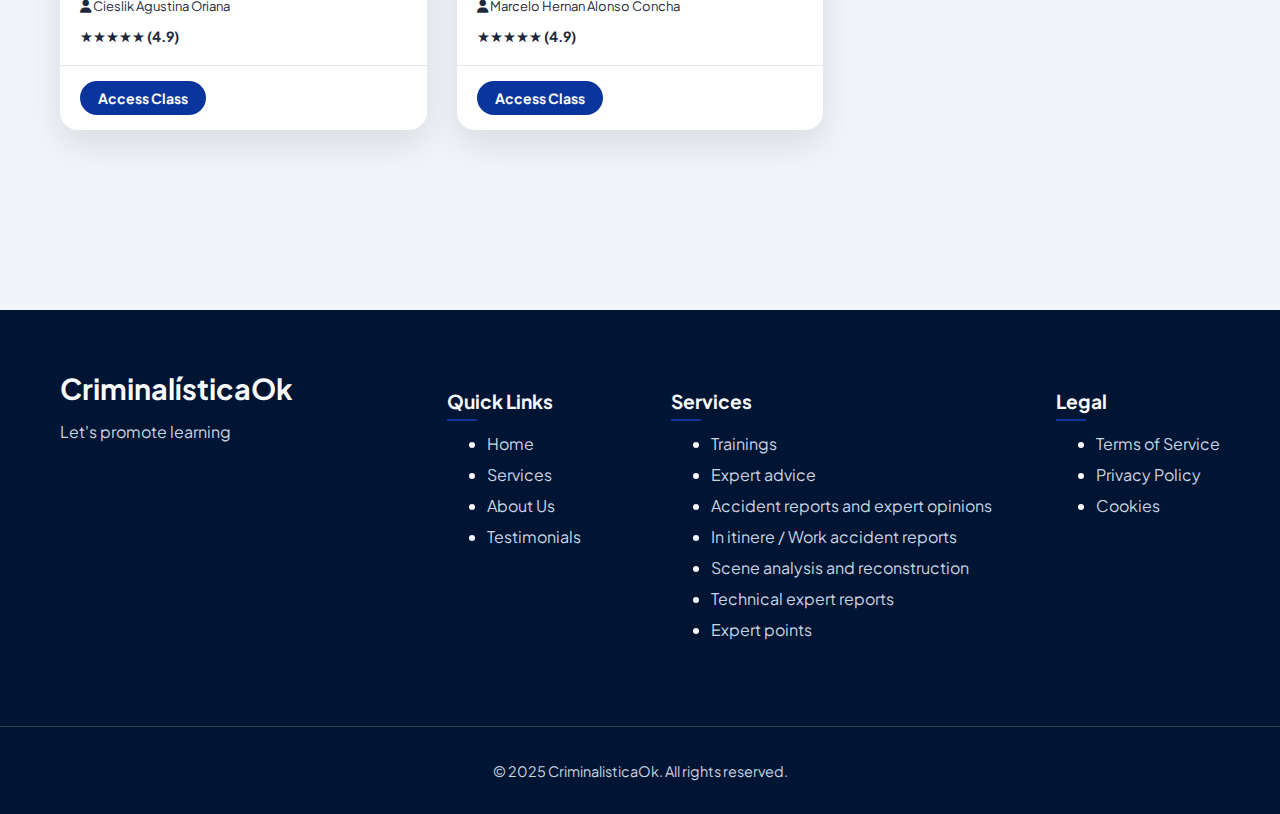
<file: Templates/Translate/courses.html>
<!DOCTYPE html>
<html lang="en">
<head>
    <meta charset="UTF-8" />
    <meta name="viewport" content="width=device-width, initial-scale=1.0"/>
    
    <title>Professional Forensic Training | CriminalisticaOK Academy</title>
    <meta name="description" content="Advance your career with our specialized forensic science courses. From ballistics to forensic medicine, get trained by experts at CriminalisticaOK.">
    <meta name="keywords" content="forensic science courses, ballistics training, criminology academy, forensic medicine, criminal investigation">
    <meta name="author" content="CriminalisticaOK">
    
    <meta property="og:title" content="CriminalisticaOK Academy | Expert Forensic Training">
    <meta property="og:description" content="Access top-tier training in forensic sciences and criminal investigation.">
    <meta property="og:type" content="website">

    <link href="https://fonts.googleapis.com/css2?family=Plus+Jakarta+Sans:wght@400;600;700;800&display=swap" rel="stylesheet">
    <link rel="stylesheet" href="https://cdnjs.cloudflare.com/ajax/libs/font-awesome/6.5.0/css/all.min.css">

    <link rel="stylesheet" href="../../Static/Css/cursos.css">
    <link rel="icon" href="../../Static/Images/Logo.ico" type="image/x-icon">
</head>
<body>
    <a href="../Translate/enIndex.html" class="btn-back" aria-label="Back to home">
        <i class="fas fa-arrow-left"></i> Back
    </a>

    <header class="hero">
        <h1>Training Criminalistica<span class="yellow">Ok</span></h1>
        <p>Training for students and professionals</p>
    </header>

    <section class="filters" aria-label="Course filters">
        <div class="filters-left">
            <button class="filters-arrow left" id="filtersPrev" aria-label="Previous categories">
                <i class="fas fa-chevron-left"></i>
            </button>

            <div class="filters-viewport">
                <div class="filter-buttons" id="filtersTrack">
                    <button class="filter-btn active" data-filter="all">All</button>
                    <button class="filter-btn" data-filter="taller">Workshop</button>
                    <button class="filter-btn" data-filter="disertaciones">Dissertations</button>
                </div>
            </div>

            <button class="filters-arrow right" id="filtersNext" aria-label="Next categories">
                <i class="fas fa-chevron-right"></i>
            </button>
        </div>

        <div class="search-box">
            <i class="fas fa-search"></i>
            <input type="text" id="search" placeholder="Search for a course...">
        </div>
    </section>

    <main class="courses-grid">

        <article class="course-card" data-category="disertaciones">
            <span class="badge">Most Wanted</span>

            <div class="carousel">
                <img src="../../Static/Images/Jornada Forense.jpg" class="active" alt="Forensic Workshop Cover">
                <div class="dots"></div>
            </div>

            <div class="course-body">
                <span class="tag">Dissertation</span>
                <h3>Forensic Conference Day</h3>
                <p class="description">
                    A comprehensive meeting for students and professionals in the field.
                </p>

                <p class="author">
                    <i class="fas fa-user"></i> Team CriminalísticaOk
                </p>

                <div class="rating" aria-label="5 star rating">
                    ★★★★★ <span>(4.9)</span>
                </div>
            </div>

            <div class="course-footer">
                <a href="https://docs.google.com/forms/d/e/1FAIpQLSdcFH1kGQR5lskhFZjH2BsZ_m2HDuKqiPlknUiLYKQc2CK3UA/alreadyresponded" class="btn-view">Access Class</a>
            </div>
        </article>

        <article class="course-card" data-category="disertaciones">
            <div class="carousel">
                <img src="../../Static/Images/Jornada Forense 1.png" alt="Protect to Investigate Course">
                <div class="dots"></div>
            </div>

            <div class="course-body">
                <span class="tag">Dissertation</span>
                <h3>Protect to Investigate</h3>
                <p class="description">
                    Operational management and preservation of the crime scene.
                </p>

                <p class="author">
                    <i class="fas fa-user"></i> Cristian Abarzua
                </p>

                <div class="rating">
                    ★★★★★ <span>(4.9)</span>
                </div>
            </div>

            <div class="course-footer">
                <a href="https://docs.google.com/forms/d/e/1FAIpQLSdcFH1kGQR5lskhFZjH2BsZ_m2HDuKqiPlknUiLYKQc2CK3UA/alreadyresponded" class="btn-view">Access Class</a>
            </div>
        </article>

        <article class="course-card" data-category="disertaciones">
            <div class="carousel">
                <img src="../../Static/Images/Jornada Forense 2.png" alt="Modern Sciences in Investigation">
                <div class="dots"></div>
            </div>

            <div class="course-body">
                <span class="tag">Dissertation</span>
                <h3>Modern Sciences</h3>
                <p class="description">
                    Advanced scientific applications in modern criminal investigation.
                </p>

                <p class="author">
                    <i class="fas fa-user"></i> Manuel Martin
                </p>

                <div class="rating">
                    ★★★★★ <span>(4.9)</span>
                </div>
            </div>

            <div class="course-footer">
                <a href="https://docs.google.com/forms/d/e/1FAIpQLSdcFH1kGQR5lskhFZjH2BsZ_m2HDuKqiPlknUiLYKQc2CK3UA/alreadyresponded" class="btn-view">Access Class</a>
            </div>
        </article>

        <article class="course-card" data-category="disertaciones">
            <div class="carousel">
                <img src="../../Static/Images/Jornada Forense 3.png" alt="Graphotechnics Analysis Course">
                <div class="dots"></div>
            </div>

            <div class="course-body">
                <span class="tag">Dissertation</span>
                <h3>Graphotechnics Analysis</h3>
                <p class="description">
                    Signature analysis in photocopied documents and authenticity verification.
                </p>

                <p class="author">
                    <i class="fas fa-user"></i> Cieslik Agustina Oriana
                </p>

                <div class="rating">
                    ★★★★★ <span>(4.9)</span>
                </div>
            </div>

            <div class="course-footer">
                <a href="https://docs.google.com/forms/d/e/1FAIpQLSdcFH1kGQR5lskhFZjH2BsZ_m2HDuKqiPlknUiLYKQc2CK3UA/alreadyresponded" class="btn-view">Access Class</a>
            </div>
        </article>

        <article class="course-card" data-category="disertaciones">
            <div class="carousel">
                <img src="../../Static/Images/Jornada Forense 4.png" alt="Forensic Genetics for Criminalists">
                <div class="dots"></div>
            </div>

            <div class="course-body">
                <span class="tag">Dissertation</span>
                <h3>Forensic Genetics</h3>
                <p class="description">
                    Biological evidence and its role in identifying perpetrators.
                </p>

                <p class="author">
                    <i class="fas fa-user"></i> Marcelo Hernan Alonso Concha
                </p>

                <div class="rating">
                    ★★★★★ <span>(4.9)</span>
                </div>
            </div>

            <div class="course-footer">
                <a href="https://docs.google.com/forms/d/e/1FAIpQLSdcFH1kGQR5lskhFZjH2BsZ_m2HDuKqiPlknUiLYKQc2CK3UA/alreadyresponded" class="btn-view">Access Class</a>
            </div>
        </article>

    </main>

    <nav class="pagination" aria-label="Page navigation">
        <button id="prevPage">Previous</button>
            <span id="pageInfo"></span>
        <button id="nextPage">Next</button>
    </nav>

    <footer>
        <div class="footer-content">
            <div class="footer-logo">
                <b><span>CriminalísticaOk</span></b>
                <p>Let's promote learning</p>
            </div>
            <div class="footer-links">
                <div class="footer-column">
                    <h3>Quick Links</h3>
                    <ul>
                        <li><a href="../Translate/enIndex.html">Home</a></li>
                        <li><a href="../Translate/enIndex.html">Services</a></li>
                        <li><a href="../Translate/enIndex.html">About Us</a></li>
                        <li><a href="../Translate/enIndex.html">Testimonials</a></li>
                    </ul>
                    </div>
                    <div class="footer-column">
                        <h3>Services</h3>
                        <ul>
                            <li><a href="../Translate/enIndex.html#servicios">Trainings</a></li>
                            <li><a href="../Translate/enIndex.html#servicios">Expert advice</a></li>
                            <li><a href="../Translate/enIndex.html#servicios">Accident reports and expert opinions</a></li>
                            <li><a href="../Translate/enIndex.html#servicios">In itinere / Work accident reports</a></li>
                            <li><a href="../Translate/enIndex.html#servicios">Scene analysis and reconstruction</a></li>
                            <li><a href="../Translate/enIndex.html#servicios">Technical expert reports</a></li>
                            <li><a href="../Translate/enIndex.html#servicios">Expert points</a></li>
                        </ul>
                    </div>
                    <div class="footer-column">
                        <h3>Legal</h3>
                        <ul>
                            <li><a href="../Translate/services.html">Terms of Service</a></li>
                            <li><a href="../Translate/politic.html">Privacy Policy</a></li>
                            <li><a href="../Translate/enIndex.html">Cookies</a></li>
                        </ul>
                    </div>
                </div>
            </div>
        <div class="footer-bottom">
            <p>&copy; 2025 CriminalisticaOk. All rights reserved.</p>
        </div>
    </footer>

    <a href="#inicio" class="back-to-top" id="backToTop">
        <i class="fas fa-arrow-up"></i>
    </a>

    <script src="../../Static/Js/cursos.js"></script>
    <script src="../../Static/Js/floating-buttons.js"></script>
</body>
</html>
</file>
<file: Static/Css/cursos.css>
:root {
    --primary: #0a359d;
    --accent: #ff9719;
    --bg: #f1f5f9;
    --text: #1e293b;
    --muted: #64748b;
    --white: #ffffff;
    --radius: 18px;

    --primary-color: #0a359d;
    --secondary-color: #ff9719;
    --accent-color: #abbcff;
    --dark-color: #001433;
    --light-color: #f8fafc;
    --text-color: #0a359d;
    --text-light: #0a359d;
    --transition: all 0.4s ease;
    --shadow: 0 10px 15px -3px rgba(0, 0, 0, 0.1), 0 4px 6px -2px rgba(0, 0, 0, 0.05);
    --border-radius: 8px;

    --dark-primary: #3B4C73;
    --dark-secondary: #FFC078;
    --dark-accent: #A0B3FF;
    --dark-background: #0F1523;
    --dark-text: #f0f0f0;
    --dark-text-light: #a8a8a8;
    --dark-shadow: 0 6px 20px rgba(0, 0, 0, 0.45);
    --dark-border: rgba(255, 255, 255, 0.1);
    --dark-hover: rgba(255, 255, 255, 0.05);
    --dark-transition: all 0.3s ease-in-out;
}

* {
    box-sizing: border-box;
}

body {
    margin: 0;
    font-family: 'Plus Jakarta Sans', sans-serif;
    background: var(--bg);
    color: var(--text);
}

/* ================= BOTÓN VOLVER ================= */
.btn-back {
    position: fixed;
    top: 20px;
    left: 20px;
    background: var(--white);
    padding: 10px 18px;
    border-radius: 50px;
    text-decoration: none;
    color: var(--primary);
    font-weight: 700;
    box-shadow: 0 10px 25px rgba(0,0,0,0.1);
    z-index: 1000;
}

.btn-back:hover {
    background: var(--accent);
    color: white;
}

/* ================= HERO ================= */
.hero {
    height: 340px;
    background:
        linear-gradient(
            rgba(13, 66, 152, 0.55),
            rgba(98, 75, 1, 0.75)
        ),
        url("../Images/hero.png") center / cover no-repeat;
    color: white;
    display: flex;
    flex-direction: column;
    justify-content: center;
    align-items: center;
    text-align: center;
    padding: 0 20px;
}

.hero h1 {
    font-size: 2.8rem;
    margin-bottom: 10px;
}

.yellow {
    color: var(--accent);
}

/* ================= FILTROS ================= */
.filters {
    margin-top: -40px;
    padding: 20px;
    display: flex;
    align-items: center;
    gap: 20px;
    max-width: 1200px;
    margin-inline: auto;
}

.filters-left {
    display: flex;
    align-items: center;
    gap: 8px;
}

.filters-arrow {
    background: var(--white);
    border: none;
    width: 34px;
    height: 34px;
    border-radius: 50%;
    box-shadow: 0 6px 18px rgba(0,0,0,0.12);
    cursor: pointer;
    color: var(--primary);
    flex-shrink: 0;
}

.filters-arrow:disabled {
    opacity: 0.3;
    cursor: not-allowed;
}

.filters-viewport {
    overflow: hidden;
    width: 520px;
}

.filter-buttons {
    display: flex;
    gap: 10px;
    transition: transform 0.35s ease;
}

.filter-btn {
    padding: 10px 18px;
    border-radius: 50px;
    font-weight: 700;
    background: var(--white);
    color: var(--muted);
    border: none;
    white-space: nowrap;
    cursor: pointer;
}

.filter-btn.active {
    background: var(--accent);
    color: white;
}

/* ================= BUSCADOR ================= */
.search-box {
    position: relative;
    margin-left: auto;
}

.search-box input {
    padding: 12px 40px;
    width: 240px;
    border-radius: 50px;
    border: none;
    outline: none;
    font-size: 14px;
}

.search-box i {
    position: absolute;
    left: 15px;
    top: 50%;
    transform: translateY(-50%);
    color: var(--primary);
}

/* ================= GRID ================= */
.courses-grid {
    max-width: 1200px;
    margin: 40px auto 100px;
    padding: 0 20px;
    display: grid;
    grid-template-columns: repeat(auto-fill, minmax(320px, 1fr));
    gap: 30px;
}

/* ================= CARD ================= */
.course-card {
    background: white;
    border-radius: var(--radius);
    overflow: hidden;
    position: relative;
    display: flex;
    flex-direction: column;
    box-shadow: 0 15px 35px rgba(0,0,0,0.1);
}

/* BADGE */
.badge {
    position: absolute;
    top: 15px;
    left: 15px;
    background: var(--accent);
    color: white;
    padding: 6px 12px;
    font-size: 12px;
    font-weight: 800;
    border-radius: 8px;
    z-index: 5;
}

/* ================= CARRUSEL ================= */
.carousel {
    position: relative;
    height: 370px;
}

.carousel img {
    width: 100%;
    height: 100%;
    object-fit: cover;
    display: none;
}

.carousel img.active {
    display: block;
}

.dots {
    position: absolute;
    bottom: 10px;
    width: 100%;
    display: flex;
    justify-content: center;
    gap: 6px;
}

.dots span {
    width: 8px;
    height: 8px;
    border-radius: 50%;
    background: rgba(255,255,255,0.5);
    cursor: pointer;
}

.dots span.active {
    background: white;
}

/* ================= BODY ================= */
.course-body {
    padding: 20px;
    flex-grow: 1;
}

.tag {
    font-size: 11px;
    font-weight: 800;
    color: var(--primary);
}

.course-body h3 {
    margin: 10px 0;
    font-size: 18px;
}

.description {
    font-size: 14px;
    color: var(--muted);
}

.author {
    margin-top: 10px;
    font-size: 13px;
}

.rating {
    margin-top: 10px;
    font-size: 14px;
    font-weight: 700;
}

/* ================= FOOTER ================= */
.course-footer {
    padding: 15px 20px;
    border-top: 1px solid #e5e7eb;
    display: flex;
    justify-content: space-between;
    align-items: center;
}

.btn-view {
    background: var(--primary);
    color: white;
    padding: 8px 18px;
    border-radius: 50px;
    text-decoration: none;
    font-weight: 700;
    font-size: 14px;
}

.drive {
    font-size: 13px;
    font-weight: 700;
    color: var(--accent);
}

/* ================= PAGINACIÓN ================= */
.pagination {
    display: flex;
    justify-content: center;
    align-items: center;
    gap: 16px;
    margin-bottom: 80px;
}

.pagination button {
    background: var(--primary);
    color: white;
    border: none;
    padding: 8px 18px;
    border-radius: 50px;
    font-weight: 700;
    cursor: pointer;
}

.pagination button:disabled {
    opacity: 0.4;
    cursor: not-allowed;
}

#pageInfo {
    font-weight: 700;
}

body.dark-mode {
    background: #0f172a;
    color: #e5e7eb;
}

body.dark-mode .hero {
    background:
        linear-gradient(
            rgba(98, 75, 1, 0.531),
            rgb(14, 23, 37)
        ),
        url("../Images/hero.png") center / cover no-repeat;
}

body.dark-mode .btn-back,
body.dark-mode .filters-arrow,
body.dark-mode .filter-btn,
body.dark-mode .search-box input,
body.dark-mode .course-card,
body.dark-mode .pagination button {
    background: #020617;
    color: #e5e7eb;
}

body.dark-mode .filter-btn.active,
body.dark-mode .btn-view {
    background: var(--accent);
    color: #020617;
}

body.dark-mode .description,
body.dark-mode .author {
    color: #94a3b8;
}

body.dark-mode .tag {
    color: #93c5fd;
}

body.dark-mode .course-footer {
    border-color: #1e293b;
}

body.dark-mode .drive {
    color: #fbbf24;
}

body.dark-mode .dots span {
    background: rgba(255,255,255,0.35);
}

body.dark-mode .dots span.active {
    background: white;
}

:root {
    --primary: #0a359d;
    --accent: #ff9719;
    --bg: #f1f5f9;
    --text: #1e293b;
    --muted: #64748b;
    --white: #ffffff;
    --radius: 18px;
}

* {
    box-sizing: border-box;
}

body {
    margin: 0;
    font-family: 'Plus Jakarta Sans', sans-serif;
    background: var(--bg);
    color: var(--text);
}

/* ================= BOTÓN VOLVER ================= */
.btn-back {
    position: fixed;
    top: 20px;
    left: 20px;
    background: var(--white);
    padding: 10px 18px;
    border-radius: 50px;
    text-decoration: none;
    color: var(--primary);
    font-weight: 700;
    box-shadow: 0 10px 25px rgba(0,0,0,0.1);
    z-index: 1000;
}

.btn-back:hover {
    background: var(--accent);
    color: white;
}

/* ================= HERO ================= */
.hero {
    height: 340px;
    background:
        linear-gradient(
            rgba(13, 66, 152, 0.55),
            rgba(98, 75, 1, 0.75)
        ),
        url("../Images/hero.png") center / cover no-repeat;
    color: white;
    display: flex;
    flex-direction: column;
    justify-content: center;
    align-items: center;
    text-align: center;
    padding: 0 20px;
}

.hero h1 {
    font-size: 2.8rem;
    margin-bottom: 10px;
}

.yellow {
    color: var(--accent);
}

/* ================= FILTROS ================= */
.filters {
    margin-top: -40px;
    padding: 20px;
    display: flex;
    align-items: center;
    gap: 20px;
    max-width: 1200px;
    margin-inline: auto;
}

.filters-left {
    display: flex;
    align-items: center;
    gap: 8px;
}

.filters-arrow {
    background: var(--white);
    border: none;
    width: 34px;
    height: 34px;
    border-radius: 50%;
    box-shadow: 0 6px 18px rgba(0,0,0,0.12);
    cursor: pointer;
    color: var(--primary);
    flex-shrink: 0;
}

.filters-arrow:disabled {
    opacity: 0.3;
    cursor: not-allowed;
}

.filters-viewport {
    overflow: hidden;
    width: 520px;
}

.filter-buttons {
    display: flex;
    gap: 10px;
    transition: transform 0.35s ease;
}

.filter-btn {
    padding: 10px 18px;
    border-radius: 50px;
    font-weight: 700;
    background: var(--white);
    color: var(--muted);
    border: none;
    white-space: nowrap;
    cursor: pointer;
}

.filter-btn.active {
    background: var(--accent);
    color: white;
}

/* ================= BUSCADOR ================= */
.search-box {
    position: relative;
    margin-left: auto;
}

.search-box input {
    padding: 12px 40px;
    width: 240px;
    border-radius: 50px;
    border: none;
    outline: none;
    font-size: 14px;
}

.search-box i {
    position: absolute;
    left: 15px;
    top: 50%;
    transform: translateY(-50%);
    color: var(--primary);
}

/* ================= GRID ================= */
.courses-grid {
    max-width: 1200px;
    margin: 40px auto 100px;
    padding: 0 20px;
    display: grid;
    grid-template-columns: repeat(auto-fill, minmax(320px, 1fr));
    gap: 30px;
}

/* ================= CARD ================= */
.course-card {
    background: white;
    border-radius: var(--radius);
    overflow: hidden;
    position: relative;
    display: flex;
    flex-direction: column;
    box-shadow: 0 15px 35px rgba(0,0,0,0.1);
}

/* BADGE */
.badge {
    position: absolute;
    top: 15px;
    left: 15px;
    background: var(--accent);
    color: white;
    padding: 6px 12px;
    font-size: 12px;
    font-weight: 800;
    border-radius: 8px;
    z-index: 5;
}

/* ================= CARRUSEL ================= */
.carousel {
    position: relative;
    height: 370px;
}

.carousel img {
    width: 100%;
    height: 100%;
    object-fit: cover;
    display: none;
}

.carousel img.active {
    display: block;
}

.dots {
    position: absolute;
    bottom: 10px;
    width: 100%;
    display: flex;
    justify-content: center;
    gap: 6px;
}

.dots span {
    width: 8px;
    height: 8px;
    border-radius: 50%;
    background: rgba(255,255,255,0.5);
    cursor: pointer;
}

.dots span.active {
    background: white;
}

/* ================= BODY ================= */
.course-body {
    padding: 20px;
    flex-grow: 1;
}

.tag {
    font-size: 11px;
    font-weight: 800;
    color: var(--primary);
}

.course-body h3 {
    margin: 10px 0;
    font-size: 18px;
}

.description {
    font-size: 14px;
    color: var(--muted);
}

.author {
    margin-top: 10px;
    font-size: 13px;
}

.rating {
    margin-top: 10px;
    font-size: 14px;
    font-weight: 700;
}

/* ================= FOOTER ================= */
.course-footer {
    padding: 15px 20px;
    border-top: 1px solid #e5e7eb;
    display: flex;
    justify-content: space-between;
    align-items: center;
}

.btn-view {
    background: var(--primary);
    color: white;
    padding: 8px 18px;
    border-radius: 50px;
    text-decoration: none;
    font-weight: 700;
    font-size: 14px;
}

.drive {
    font-size: 13px;
    font-weight: 700;
    color: var(--accent);
}

/* ================= PAGINACIÓN ================= */
.pagination {
    display: flex;
    justify-content: center;
    align-items: center;
    gap: 16px;
    margin-bottom: 80px;
}

.pagination button {
    background: var(--primary);
    color: white;
    border: none;
    padding: 8px 18px;
    border-radius: 50px;
    font-weight: 700;
    cursor: pointer;
}

.pagination button:disabled {
    opacity: 0.4;
    cursor: not-allowed;
}

#pageInfo {
    font-weight: 700;
}

body.dark-mode {
    background: #0f172a;
    color: #e5e7eb;
}

body.dark-mode .hero {
    background:
        linear-gradient(
            rgba(98, 75, 1, 0.859),
            rgb(14, 23, 37)
        ),
        url("../Images/hero.png") center / cover no-repeat;
}

body.dark-mode .btn-back,
body.dark-mode .filters-arrow,
body.dark-mode .filter-btn,
body.dark-mode .search-box input,
body.dark-mode .course-card,
body.dark-mode .pagination button {
    background: #020617;
    color: #e5e7eb;
}

body.dark-mode .filter-btn.active,
body.dark-mode .btn-view {
    background: var(--accent);
    color: #020617;
}

body.dark-mode .description,
body.dark-mode .author {
    color: #94a3b8;
}

body.dark-mode .tag {
    color: #93c5fd;
}

body.dark-mode .course-footer {
    border-color: #1e293b;
}

body.dark-mode .drive {
    color: #fbbf24;
}

body.dark-mode .dots span {
    background: rgba(255,255,255,0.35);
}

body.dark-mode .dots span.active {
    background: white;
}

:root {
    --primary: #0a359d;
    --accent: #ff9719;
    --bg: #f1f5f9;
    --text: #1e293b;
    --muted: #64748b;
    --white: #ffffff;
    --radius: 18px;
}

* {
    box-sizing: border-box;
}

body {
    margin: 0;
    font-family: 'Plus Jakarta Sans', sans-serif;
    background: var(--bg);
    color: var(--text);
}

/* ================= BOTÓN VOLVER ================= */
.btn-back {
    position: fixed;
    top: 20px;
    left: 20px;
    background: var(--white);
    padding: 10px 18px;
    border-radius: 50px;
    text-decoration: none;
    color: var(--primary);
    font-weight: 700;
    box-shadow: 0 10px 25px rgba(0,0,0,0.1);
    z-index: 1000;
}

.btn-back:hover {
    background: var(--accent);
    color: white;
}

/* ================= HERO ================= */
.hero {
    height: 340px;
    background:
        linear-gradient(
            rgba(13, 66, 152, 0.55),
            rgba(98, 75, 1, 0.75)
        ),
        url("../Images/hero.png") center / cover no-repeat;
    color: white;
    display: flex;
    flex-direction: column;
    justify-content: center;
    align-items: center;
    text-align: center;
    padding: 0 20px;
}

.hero h1 {
    font-size: 2.8rem;
    margin-bottom: 10px;
}

.yellow {
    color: var(--accent);
}

/* ================= FILTROS ================= */
.filters {
    margin-top: -40px;
    padding: 20px;
    display: flex;
    align-items: center;
    gap: 20px;
    max-width: 1200px;
    margin-inline: auto;
}

.filters-left {
    display: flex;
    align-items: center;
    gap: 8px;
}

.filters-arrow {
    background: var(--white);
    border: none;
    width: 34px;
    height: 34px;
    border-radius: 50%;
    box-shadow: 0 6px 18px rgba(0,0,0,0.12);
    cursor: pointer;
    color: var(--primary);
    flex-shrink: 0;
}

.filters-arrow:disabled {
    opacity: 0.3;
    cursor: not-allowed;
}

.filters-viewport {
    overflow: hidden;
    width: 520px;
}

.filter-buttons {
    display: flex;
    gap: 10px;
    transition: transform 0.35s ease;
}

.filter-btn {
    padding: 10px 18px;
    border-radius: 50px;
    font-weight: 700;
    background: var(--white);
    color: var(--muted);
    border: none;
    white-space: nowrap;
    cursor: pointer;
}

.filter-btn.active {
    background: var(--accent);
    color: white;
}

/* ================= BUSCADOR ================= */
.search-box {
    position: relative;
    margin-left: auto;
}

.search-box input {
    padding: 12px 40px;
    width: 240px;
    border-radius: 50px;
    border: none;
    outline: none;
    font-size: 14px;
}

.search-box i {
    position: absolute;
    left: 15px;
    top: 50%;
    transform: translateY(-50%);
    color: var(--primary);
}

/* ================= GRID ================= */
.courses-grid {
    max-width: 1200px;
    margin: 40px auto 100px;
    padding: 0 20px;
    display: grid;
    grid-template-columns: repeat(auto-fill, minmax(320px, 1fr));
    gap: 30px;
}

/* ================= CARD ================= */
.course-card {
    background: white;
    border-radius: var(--radius);
    overflow: hidden;
    position: relative;
    display: flex;
    flex-direction: column;
    box-shadow: 0 15px 35px rgba(0,0,0,0.1);
}

/* BADGE */
.badge {
    position: absolute;
    top: 15px;
    left: 15px;
    background: var(--accent);
    color: white;
    padding: 6px 12px;
    font-size: 12px;
    font-weight: 800;
    border-radius: 8px;
    z-index: 5;
}

/* ================= CARRUSEL ================= */
.carousel {
    position: relative;
    height: 370px;
}

.carousel img {
    width: 100%;
    height: 100%;
    object-fit: cover;
    display: none;
}

.carousel img.active {
    display: block;
}

.dots {
    position: absolute;
    bottom: 10px;
    width: 100%;
    display: flex;
    justify-content: center;
    gap: 6px;
}

.dots span {
    width: 8px;
    height: 8px;
    border-radius: 50%;
    background: rgba(255,255,255,0.5);
    cursor: pointer;
}

.dots span.active {
    background: white;
}

/* ================= BODY ================= */
.course-body {
    padding: 20px;
    flex-grow: 1;
}

.tag {
    font-size: 11px;
    font-weight: 800;
    color: var(--primary);
}

.course-body h3 {
    margin: 10px 0;
    font-size: 18px;
}

.description {
    font-size: 14px;
    color: var(--muted);
}

.author {
    margin-top: 10px;
    font-size: 13px;
}

.rating {
    margin-top: 10px;
    font-size: 14px;
    font-weight: 700;
}

/* ================= FOOTER ================= */
.course-footer {
    padding: 15px 20px;
    border-top: 1px solid #e5e7eb;
    display: flex;
    justify-content: space-between;
    align-items: center;
}

.btn-view {
    background: var(--primary);
    color: white;
    padding: 8px 18px;
    border-radius: 50px;
    text-decoration: none;
    font-weight: 700;
    font-size: 14px;
}

.drive {
    font-size: 13px;
    font-weight: 700;
    color: var(--accent);
}

/* ================= PAGINACIÓN ================= */
.pagination {
    display: flex;
    justify-content: center;
    align-items: center;
    gap: 16px;
    margin-bottom: 80px;
}

.pagination button {
    background: var(--primary);
    color: white;
    border: none;
    padding: 8px 18px;
    border-radius: 50px;
    font-weight: 700;
    cursor: pointer;
}

.pagination button:disabled {
    opacity: 0.4;
    cursor: not-allowed;
}

#pageInfo {
    font-weight: 700;
}

footer {
    background-color: var(--dark-color);
    color: var(--light-color);
    padding: 60px 0 20px;
    text-decoration: none;
}

.footer-content {
    display: flex;
    flex-wrap: wrap;
    justify-content: space-between;
    max-width: 1200px;
    margin: 0 auto;
    padding: 0 20px;
}

.footer-logo {
    flex: 1;
    min-width: 250px;
    margin-bottom: 30px;
}

.footer-logo span {
    font-size: 1.8rem;
    font-weight: 700;
    color: var(--light-color);
}

.footer-logo p {
    margin-top: 15px;
    color: #cbd5e1;
}

.footer-links {
    flex: 2;
    display: flex;
    flex-wrap: wrap;
    justify-content: space-between;
}

.footer-column {
    min-width: 160px;
    margin-bottom: 30px;
}

.footer-column h3 {
    font-size: 1.2rem;
    margin-bottom: 20px;
    position: relative;
}

.footer-column h3::after {
    content: "";
    position: absolute;
    width: 30px;
    height: 2px;
    background-color: var(--primary-color);
    bottom: -8px;
    left: 0;
}

.footer-column ul li {
    margin-bottom: 10px;
    text-decoration: none;
}

.footer-column ul li a {
    color: #cbd5e1;
    transition: var(--transition);
    text-decoration: none;
}

.footer-column ul li a:hover {
    color: var(--light-color);
    padding-left: 5px;
}

.footer-bottom {
    text-align: center;
    padding-top: 20px;
    margin-top: 40px;
    border-top: 1px solid #334155;
}

.footer-bottom p {
    color: #cbd5e1;
    font-size: 0.9rem;
}

/* Back to Top Button */
.back-to-top {
    position: fixed;
    bottom: 30px;
    right: 30px;
    width: 50px;
    height: 50px;
    background-color: #007BFF;
    color: var(--light-color);
    border-radius: 50%;
    display: flex;
    align-items: center;
    justify-content: center;
    box-shadow: 0 4px 10px rgba(0, 0, 0, 0.2);
    opacity: 0;
    visibility: hidden;
    transition: var(--transition);
    z-index: 999;
    text-decoration: none;
}

.back-to-top.active {
    opacity: 1;
    visibility: visible;
}

.back-to-top:hover {
    background-color: var(--secondary-color);
    transform: translateY(-3px);
}

body.dark-mode {
    background: #0f172a;
    color: #e5e7eb;
}

body.dark-mode .hero {
    background:
        linear-gradient(
            rgba(98, 75, 1, 0.859),
            rgb(14, 23, 37)
        ),
        url("../Images/hero.png") center / cover no-repeat;
}

body.dark-mode .btn-back,
body.dark-mode .filters-arrow,
body.dark-mode .filter-btn,
body.dark-mode .search-box input,
body.dark-mode .course-card,
body.dark-mode .pagination button {
    background: #020617;
    color: #e5e7eb;
}

body.dark-mode .filter-btn.active,
body.dark-mode .btn-view {
    background: var(--accent);
    color: #020617;
}

body.dark-mode .description,
body.dark-mode .author {
    color: #94a3b8;
}

body.dark-mode .tag {
    color: #93c5fd;
}

body.dark-mode .course-footer {
    border-color: #1e293b;
}

body.dark-mode .drive {
    color: #fbbf24;
}

body.dark-mode .dots span {
    background: rgba(255,255,255,0.35);
}

body.dark-mode .dots span.active {
    background: white;
}
body.dark-mode footer {
    background-color: #08101e;
}

body.dark-mode .footer-column h3::after {
    background-color: var(--secondary-color);
}

body.dark-mode .back-to-top {
    background-color: var(--primary-color);
}

body.dark-mode .back-to-top:hover {
    background-color: var(--secondary-color);
}

/* ---------- LAPTOP PEQUEÑO / TABLET GRANDE ---------- */
@media (max-width: 1024px) {
    .hero {
        height: 300px;
    }

    .hero h1 {
        font-size: 2.4rem;
    }

    .filters-viewport {
        width: 420px;
    }

    .courses-grid {
        gap: 24px;
    }
}

/* ---------- TABLET ---------- */
@media (max-width: 768px) {
    .btn-back {
        top: 15px;
        left: 15px;
        padding: 8px 14px;
        font-size: 14px;
    }

    .hero {
        height: 260px;
        padding: 0 15px;
    }

    .hero h1 {
        font-size: 2rem;
        line-height: 1.2;
    }

    .filters {
        flex-direction: column;
        align-items: stretch;
        gap: 14px;
        margin-top: -30px;
    }

    .filters-left {
        justify-content: space-between;
    }

    .filters-viewport {
        width: 100%;
    }

    .search-box {
        width: 100%;
        margin-left: 0;
    }

    .search-box input {
        width: 100%;
        font-size: 13px;
    }

    .courses-grid {
        grid-template-columns: repeat(auto-fill, minmax(280px, 1fr));
        margin-top: 30px;
    }

    .carousel {
        height: 390px;
    }

    .course-body {
        padding: 16px;
    }

    .course-body h3 {
        font-size: 16px;
    }
}

/* ---------- MÓVIL GRANDE ---------- */
@media (max-width: 600px) {
    .hero {
        height: 240px;
    }

    .hero h1 {
        font-size: 1.8rem;
    }

    .filters-arrow {
        width: 30px;
        height: 30px;
    }

    .filter-btn {
        padding: 8px 14px;
        font-size: 12px;
    }

    .carousel {
        height: 390px;
    }
}

/* ---------- MÓVIL ---------- */
@media (max-width: 480px) {
    .hero {
        height: 220px;
    }

    .hero h1 {
        font-size: 1.6rem;
    }

    .courses-grid {
        grid-template-columns: 1fr;
        padding: 0 10px;
    }

    .course-footer {
        flex-direction: column;
        gap: 8px;
        align-items: stretch;
    }

    .btn-view {
        width: 100%;
        text-align: center;
    }

    .pagination {
        gap: 10px;
    }

    .pagination button {
        padding: 6px 14px;
        font-size: 13px;
    }
    
    .carousel {
        height: 390px;
    }
}
</file>
<file: Static/styles/style.css>
@import 'normalize.css';
:root {
    --primary-color: #0a359d;
    --secondary-color: #ff9719;
    --accent-color: #abbcff;
    --dark-color: #001433;
    --light-color: #f8fafc;
    --text-color: #0a359d;
    --text-light: #0a359d;
    --transition: all 0.4s ease;
    --shadow: 0 10px 15px -3px rgba(0, 0, 0, 0.1), 0 4px 6px -2px rgba(0, 0, 0, 0.05);
    --border-radius: 8px;

    --dark-primary: #3B4C73;
    --dark-secondary: #FFC078;
    --dark-accent: #A0B3FF;
    --dark-background: #0F1523;
    --dark-text: #f0f0f0;
    --dark-text-light: #a8a8a8;
    --dark-shadow: 0 6px 20px rgba(0, 0, 0, 0.45);
    --dark-border: rgba(255, 255, 255, 0.1);
    --dark-hover: rgba(255, 255, 255, 0.05);
    --dark-transition: all 0.3s ease-in-out;
}

body, img, * {
    user-select: none;
    -webkit-user-drag: none;
}

.selectable {
    user-select: text;
}

.selectable::selection {
    background: var(--secondary-color); 
    color: #000000;
}

* {
    margin: 0;
    padding: 0;
    box-sizing: border-box;
    transition: all 0.4s ease;
}

html {
    scroll-behavior: smooth;
}

body {
    font-family: 'Poppins', sans-serif;
    line-height: 1.6;
    color: var(--text-color);
    background-color: var(--light-color);
    overflow-x: hidden;
}

a {
    text-decoration: none;
    color: inherit;
}

ul {
    list-style: none;
}

img {
    max-width: 100%;
    height: auto;
    user-select: none;
    pointer-events: none;
}

section {
    padding: 80px 0;
}

.blue {
    color: #001433;
}

.black {
    color: black;
}

.no-disponible {
    color: red;
}

.section-header {
    text-align: center;
    margin-bottom: 60px;
}

.section-header h2 {
    font-size: 2.5rem;
    margin-bottom: 15px;
    color: var(--primary-color);
    position: relative;
    display: inline-block;
}

.section-header h2::after {
    content: "";
    position: absolute;
    width: 60px;
    height: 3px;
    background-color: var(--primary-color);
    bottom: -10px;
    left: 50%;
    transform: translateX(-50%);
}

.section-header p {
    font-size: 1.1rem;
    color: black;
    max-width: 700px;
    margin: 0 auto;
}

/* Botones */
.btn {
    display: inline-block;
    padding: 12px 28px;
    border-radius: var(--border-radius);
    font-weight: 600;
    text-align: center;
    cursor: pointer;
    transition: var(--transition);
    border: none;
    font-size: 1rem;
}

.btn-primary {
    background-color: var(--secondary-color);
    color: var(--light-color);
}

.btn-primary:hover {
    background-color: #d27300;
    transform: translateY(-3px);
    box-shadow: 0 6px 8px rgba(255, 213, 174, 0.392);
}

.btn-secondary {
    background-color: transparent;
    color: var(--light-color);
    border: 2px solid var(--light-color);
    margin-left: 15px;
}

.btn-secondary:hover {
    background-color: #d27300;
    border: 2px solid #d27300;
    color: var(--light-color);
    transform: translateY(-3px);
    box-shadow: 0 6px 8px rgba(255, 213, 174, 0.392);
}

/* Navbar */
.navbar {
    display: flex;
    justify-content: space-between;
    align-items: center;
    padding: 20px 5%;
    position: fixed;
    top: 0;
    left: 0;
    right: 0;
    z-index: 1000;
    background-color: transparent;
    transition: var(--transition);
}

.navbar.scrolled {
    background-color: var(--light-color);
    box-shadow: 0 2px 10px rgba(0, 0, 0, 0.1);
    padding: 15px 5%;
}

.logo {
    font-size: 1.8rem;
    font-weight: 700;
    color: var(--light-color);
    transition: color 0.3s ease;
    text-shadow: 1px 1px 3px rgba(0, 0, 0, 0.3);
}

.navbar.scrolled .logo {
    color: var(--primary-color);
}

.yellow{
    color: #ff9719;
}

.nav-menu {
    display: flex;
}

.nav-menu li {
    margin-left: 30px;
    color: var(--secondary-color);
}

.nav-link,
.nav-menu li {
    transition: color 0.3s ease;
}

.scrolled .nav-link,
.scrolled .nav-menu li {
    color: var(--primary-color);
}

.nav-link {
    font-weight: 500;
    position: relative;
    padding: 5px 0;
}

.nav-link::after {
    content: "";
    position: absolute;
    width: 0;
    height: 3px;
    background-color: var(--secondary-color);
    bottom: 0;
    left: 0;
    transition: var(--transition);
}

.nav-link:hover::after {
    width: 100%;
}

.nav-link.active::after {
    width: 100%;
}

.menu-toggle {
    display: none;
    cursor: pointer;
}

.bar {
    display: block;
    width: 25px;
    height: 3px;
    margin: 5px auto;
    background-color: var(--secondary-color);
    transition: var(--transition);
}

/* HERO */
.hero-wrapper {
    position: relative;
    min-height: 100vh;
    overflow: hidden;
    background-color: var(--light-color);
}

.hero-background {
    position: absolute;
    top: 0;
    left: 0;
    width: 100%;
    height: 100%;
    background: radial-gradient(circle at 20% 20%, #004a9a, #001c40);
    clip-path: ellipse(55% 85% at 20% 50%);
    z-index: 0;
}

.hero-custom {
    display: flex;
    align-items: center;
    justify-content: space-between;
    flex-wrap: wrap;
    position: relative;
    padding: 5% 8%;
    z-index: 1;
}

.hero-text-blur {
    flex: 1 1 500px;
    padding: 2rem;
    margin-top: 40px;
    margin-right: 40px;
    border-radius: 1rem;
    border: 5px solid var(--secondary-color);
    backdrop-filter: blur(12px);
    background: rgba(255, 255, 255, 0.003); 
    box-shadow: 0 8px 32px rgba(0, 0, 0, 0.25);
    z-index: 2;
    max-width: 100%;
    min-height: 18px;
}

.hero-text {
    animation: fadeInLeft 1.2s ease-out both;
    flex: 1 1 500px;
    color: var(--light-color);
    text-shadow: 0 20px 25px -5px #001433;
    padding-right: 40px;
    z-index: 2;
    margin-top: 20px;
}

.hero-title {
    font-size: clamp(2.7rem, 2.1vw, 1rem);
    text-transform: none;
    font-weight: 800;
    line-height: 1.1;
    letter-spacing: -1px;
    margin: 0.5em 0;
}

.hero-subtitle {
    font-size: clamp(0.8rem, 1.5vw, 1rem); 
    text-transform: none;
    letter-spacing: 2px;
    font-weight: 600;
    margin-bottom: 1rem;
    opacity: 0.9;
}

.hero-description {
    font-size: 5rem;
    margin-bottom: 2rem;
}

.cta-buttons {
    display: flex;
    gap: 1rem;
    flex-wrap: wrap;
}

.hero-graphic {
    animation: fadeInRight 1.2s ease-out both;
    flex: 1 1 400px;
    display: flex;
    justify-content: center;
    align-items: center;
    z-index: 2;
    margin-top: 40px;
}

.hero-graphic img {
    width: clamp(280px, 40vw, 600px);
    height: auto;
    filter: drop-shadow(0 10px 25px rgba(0, 0, 0, 0.4));
}

/* Services Section */
.services {
    background-color: var(--light-color);
}

.services-container {
    display: grid;
    grid-template-columns: repeat(3, 1fr);
    gap: 30px;
    max-width: 1200px;
    margin: 0 auto;
    padding: 0 20px;
}

.service-card {
    background-color: var(--light-color);
    border-radius: var(--border-radius);
    padding: 30px;
    box-shadow: var(--shadow);
    text-align: center;
    transition: var(--transition);
    cursor: pointer;
}

.service-card:hover {
    transform: translateY(-10px);
    box-shadow: 0 20px 25px -5px rgba(0, 0, 0, 0.1), 0 10px 10px -5px rgba(0, 0, 0, 0.04);
}

.service-icon {
    width: 70px;
    height: 70px;
    background-color: #ff9719a1;
    border-radius: 50%;
    display: flex;
    align-items: center;
    justify-content: center;
    margin: 0 auto 20px;
}

.service-icon i {
    font-size: 1.8rem;
    color: var(--primary-color);
}

.service-card h3 {
    font-size: 1.5rem;
    margin-bottom: 15px;
    color: var(--primary-color);
}

.btn-more {
    background-color: var(--primary-color);
    color: var(--light-color);
    border: none;
    padding: 8px 16px;
    border-radius: 4px;
    cursor: pointer;
    margin-top: 15px;
    transition: var(--transition);
}

.btn-more:hover {
    background-color: var(--secondary-color);
}

/* Modal Styles */
.modal-overlay {
    display: none;
    position: fixed;
    top: 0;
    left: 0;
    width: 100%;
    height: 100%;
    background-color: rgba(0, 0, 0, 0.7);
    z-index: 1000;
    justify-content: center;
    align-items: center;
}

.modal {
    display: none;
    position: relative;
    width: 90%;
    max-width: 800px;
    max-height: 80vh;
    overflow-y: auto;
    background-color: var(--light-color);
    border-radius: var(--border-radius);
    box-shadow: 0 5px 15px rgba(0, 0, 0, 0.3);
    animation: modalFadeIn 0.3s ease;
}

.modal-content {
    padding: 30px;
}

.close-modal {
    position: absolute;
    top: 15px;
    right: 20px;
    font-size: 28px;
    font-weight: bold;
    color: var(--text-light);
    cursor: pointer;
    transition: var(--transition);
}

.close-modal:hover {
    color: var(--dark-primary);
}

.modal h2 {
    color: var(--primary-color);
    margin-top: 0;
    margin-bottom: 20px;
    padding-bottom: 10px;
    border-bottom: 2px solid var(--accent-color);
}

.modal-body {
    margin-top: 20px;
}

.modal-body h3 {
    color: var(--primary-color);
    margin-top: 25px;
    margin-bottom: 15px;
}

.modal-body p {
    color: black;
}

.modal-body ul {
    padding-left: 20px;
}

.modal-body li {
    margin-bottom: 8px;
    color: black;
}

/* About Section */
.about {
    display: flex;
    flex-wrap: wrap;
    align-items: center;
    justify-content: space-between;
    max-width: 1200px;
    margin: 0 auto;
    padding: 0 20px;
    gap: 50px;
}

.about-image-carousel {
    flex: 1;
    border-radius: var(--border-radius);
    overflow: hidden;
    box-shadow: var(--shadow);
    width: 100%;
    aspect-ratio: 6 / 9; 
    position: relative;
}

.carousel-track {
    display: flex;
    width: 100%; 
    height: 100%;
    animation: slide 20s ease-in-out infinite;
}

.carousel-track img {
    width: 100%;
    height: 100%;
    object-fit: cover;
    flex-shrink: 0;
}

.about-image-carousel:hover .carousel-track {
    animation-play-state: paused;
}

.about-content {
    flex: 1;
}

.about-content h2 {
    font-size: 2.5rem;
    margin-bottom: 20px;
    color: var(--primary-color);
    position: relative;
}

.about-content h2::after {
    content: "";
    position: absolute;
    width: 60px;
    height: 3px;
    background-color: var(--primary-color);
    bottom: -10px;
    left: 0;
}

.about-content p {
    margin-bottom: 20px;
    color: black;
}

.stats-container {
    display: flex;
    justify-content: space-between;
    margin-top: 40px;
}

.stat-item {
    text-align: center;
}

.stat-number {
    font-size: 2.5rem;
    font-weight: 700;
    color: var(--primary-color);
    display: block;
    margin-bottom: 5px;
}

.stat-text {
    color: var(--text-light);
    font-size: 0.9rem;
}

/* Testimonials Section */
.testimonials {
    background-color: #f1f5f9;
    position: relative;
}

.testimonial-slider {
    max-width: 800px;
    margin: 0 auto;
    position: relative;
}

.testimonial-slide {
    display: none;
    animation: fadeIn 0.5s ease;
}

.testimonial-slide.active {
    display: block;
}

.testimonial-content {
    background-color: var(--light-color);
    border-radius: var(--border-radius);
    padding: 40px;
    box-shadow: var(--shadow);
    margin-bottom: 30px;
}

.testimonial-text {
    font-style: italic;
    margin-bottom: 20px;
    color: black;
    position: relative;
}

.testimonial-text::before {
    content: "\201C";
    font-size: 4rem;
    position: absolute;
    left: -36px;
    top: -20px;
    color: var(--primary-color);
    opacity: 0.5;
}

.testimonial-author {
    display: flex;
    align-items: center;
}

.testimonial-author img {
    width: 60px;
    height: 60px;
    border-radius: 50%;
    margin-right: 15px;
    object-fit: cover;
}

.author-info h4 {
    font-size: 1.1rem;
    margin-bottom: 5px;
    color: var(--primary-color);
}

.author-info p {
    font-size: 0.9rem;
    color: var(--primary-color);
}

.testimonial-controls {
    display: flex;
    justify-content: center;
    align-items: center;
    margin-top: 20px;
}

.prev-btn,
.next-btn {
    background-color: var(--light-color);
    border: none;
    width: 40px;
    height: 40px;
    border-radius: 50%;
    display: flex;
    align-items: center;
    justify-content: center;
    cursor: pointer;
    box-shadow: 0 2px 5px rgba(0, 0, 0, 0.1);
    transition: var(--transition);
    color: black;
}

.prev-btn:hover,
.next-btn:hover {
    background-color: var(--primary-color);
    color: var(--light-color);
}

.testimonial-dots {
    display: flex;
    justify-content: center;
    align-items: center;
    margin: 0 15px;
    gap: 8px;
}

.dot {
    width: 10px;
    height: 10px;
    border-radius: 50%;
    background-color: #cbd5e1;
    margin: 0 5px;
    cursor: pointer;
    transition: var(--transition);
}

.dot.active {
    background-color: var(--primary-color);
    transform: scale(1.3);
}

/* Collaborations section */
.convenios-section {
  text-align: center;
  padding: 50px 0;
  overflow: hidden;
}

.convenios-slider {
  position: relative;
  overflow: hidden;
  width: 100%;
  max-width: 1100px;
  margin: 0 auto;
}

.convenios-slider-track {
  display: flex;
  gap: 60px;
  width: max-content;
  animation: conveniosScroll 50s linear infinite;

}

.convenios-slider-track a {
  display: flex;
  align-items: center;
  justify-content: center;
}

.convenios-slider-track img {
  height: 45px;
  width: auto;
  object-fit: contain;
  filter: grayscale(100%);
  opacity: 0.9;
  transition: transform 0.3s ease, filter 0.3s ease, opacity 0.3s ease;
}

.convenios-slider-track img:hover {
  transform: scale(1.1);
  filter: grayscale(0%);
  opacity: 1;
}

@keyframes conveniosScroll {
  0% {
    transform: translateX(0);
  }
  100% {
    transform: translateX(-50%);
  }
}

.convenios-slider-track::after {
  content: attr(data-duplicate);
}

.convenios-slider::before,
.convenios-slider::after {
  content: "";
  position: absolute;
  top: 0;
  width: 100px;
  height: 100%;
  z-index: 1;
  pointer-events: none;
}

.convenios-slider::before {
  left: 0;
  background: linear-gradient(to right, var(--light-color) 0%, transparent 100%);
}

.convenios-slider::after {
  right: 0;
  background: linear-gradient(to left, var(--light-color) 0%, transparent 100%);
}

/* Contact Section */
.contact {
    background-color: var(--light-color);
    padding: 60px 20px;
}

.contact-container {
    display: flex;
    justify-content: center;
    max-width: 1200px;
    margin: 0 auto;
    gap: 50px;
}

.contact-info {
    flex: 1;
    display: flex;
    flex-direction: column;
}

.contact-info h2 {
    font-size: 2.5rem;
    margin-bottom: 20px;
    color: var(--primary-color);
    position: relative;
}

.contact-info h2::after {
    content: "";
    position: absolute;
    width: 60px;
    height: 3px;
    background-color: var(--primary-color);
    bottom: -10px;
    left: 0;
}

.contact-info p {
    margin-bottom: 30px;
    color: black;
}

.info-item {
    display: flex;
    align-items: center;
    margin-bottom: 20px;
}

.info-item i,
.social-icon i {
    font-size: 1.5rem; 
}

.info-item i {
    width: 50px;
    height: 50px;
    background-color: var(--accent-color);
    border-radius: 50%;
    display: flex;
    align-items: center;
    justify-content: center;
    margin-right: 15px;
    color: var(--primary-color);
}

.social-links {
    display: flex;
    margin-top: 10px;
    margin-bottom: 30px;
}

.social-icon {
    width: 50px;
    height: 50px;
    background-color: var(--accent-color);
    border-radius: 50%;
    display: flex;
    align-items: center;
    justify-content: center;
    margin-right: 10px;
    transition: var(--transition);
    color: var(--primary-color);
}

.social-icon:hover {
    background-color: var(--primary-color);
    color:var(--light-color);
    transform: translateY(-3px);
}

/* WhatsApp Button */
.centered-contact {
    display: flex;
    justify-content: flex-start;
}

.whatsapp-button {
    background: linear-gradient(to right, var(--primary-color), var(--dark-color));
    color: var(--light-color);
    font-size: 1rem;
    font-weight: 1000;
    padding: 12px 24px;
    border-radius: 8px;
    text-decoration: none;
    display: inline-flex;
    align-items: center;
    justify-content: center;
    box-shadow: 0 4px 12px rgba(0, 0, 0, 0.15);
    transition: transform 0.2s, box-shadow 0.2s;
    animation: pulse 2.5s infinite;
}

.whatsapp-button i {
    margin-right: 10px;
    font-size: 1.8rem;
}

.whatsapp-button:hover {
    transform: scale(1.05);
    box-shadow: 0 6px 20px rgba(13, 25, 119, 0.4);
}

.contact-image {
    flex: 1;
    display: flex;
    align-items: center;
    justify-content: center;
    padding: 20px;
}

.contact-image img {
    max-width: 100%;
    height: auto;
    border-radius: 20px;
    box-shadow: 0 10px 25px rgba(0, 0, 0, 0.15);
    transition: transform 0.3s ease;
}

.contact-image img:hover {
    transform: scale(1.03);
}

/* Footer */
footer {
    background-color: var(--dark-color);
    color: var(--light-color);
    padding: 60px 0 20px;
}

.footer-content {
    display: flex;
    flex-wrap: wrap;
    justify-content: space-between;
    max-width: 1200px;
    margin: 0 auto;
    padding: 0 20px;
}

.footer-logo {
    flex: 1;
    min-width: 250px;
    margin-bottom: 30px;
}

.footer-logo span {
    font-size: 1.8rem;
    font-weight: 700;
    color: var(--light-color);
}

.footer-logo p {
    margin-top: 15px;
    color: #cbd5e1;
}

.footer-links {
    flex: 2;
    display: flex;
    flex-wrap: wrap;
    justify-content: space-between;
}

.footer-column {
    min-width: 160px;
    margin-bottom: 30px;
}

.footer-column h3 {
    font-size: 1.2rem;
    margin-bottom: 20px;
    position: relative;
}

.footer-column h3::after {
    content: "";
    position: absolute;
    width: 30px;
    height: 2px;
    background-color: var(--primary-color);
    bottom: -8px;
    left: 0;
}

.footer-column ul li {
    margin-bottom: 10px;
}

.footer-column ul li a {
    color: #cbd5e1;
    transition: var(--transition);
}

.footer-column ul li a:hover {
    color: var(--light-color);
    padding-left: 5px;
}

.footer-bottom {
    text-align: center;
    padding-top: 20px;
    margin-top: 40px;
    border-top: 1px solid #334155;
}

.footer-bottom p {
    color: #cbd5e1;
    font-size: 0.9rem;
}

/* Back to Top Button */
.back-to-top {
    position: fixed;
    bottom: 30px;
    right: 30px;
    width: 50px;
    height: 50px;
    background-color: #007BFF;
    color: var(--light-color);
    border-radius: 50%;
    display: flex;
    align-items: center;
    justify-content: center;
    box-shadow: 0 4px 10px rgba(0, 0, 0, 0.2);
    opacity: 0;
    visibility: hidden;
    transition: var(--transition);
    z-index: 999;
}

.back-to-top.active {
    opacity: 1;
    visibility: visible;
}

.back-to-top:hover {
    background-color: var(--secondary-color);
    transform: translateY(-3px);
}

/* SCROLL */
::-webkit-scrollbar {
    width: 8px; 
}

::-webkit-scrollbar-track {
    background: var(--light-color);
    border-radius: 10px;
}

::-webkit-scrollbar-thumb {
    background: #888; 
    border-radius: 10px;
}

::-webkit-scrollbar-thumb:hover {
    background: var(--secondary-color); 
}

/* ========================
        ANIMACIONES 
========================= */

@keyframes fadeIn {
    from { opacity: 0; }
    to { opacity: 1; }
}

@keyframes fadeInUp {
    from { opacity: 0; transform: translateY(50px); }
    to { opacity: 1; transform: translateY(0); }
}

@keyframes fadeInLeft {
    from { opacity: 0; transform: translateX(-50px); }
    to { opacity: 1; transform: translateX(0); }
}

@keyframes fadeInRight {
    from { opacity: 0; transform: translateX(50px); }
    to { opacity: 1; transform: translateX(0); }
}

@keyframes modalFadeIn {
    from { opacity: 0; transform: translateY(-20px); }
    to { opacity: 1; transform: translateY(0); }
}

@keyframes slide {
    0%    { transform: translateX(0); }
    14.28%  { transform: translateX(-100%); }
    28.57%  { transform: translateX(-200%); }
    42.85%  { transform: translateX(-300%); }
    57.14%  { transform: translateX(-400%); }
    71.42%  { transform: translateX(-500%); }
    85.71%  { transform: translateX(-600%); }
    100%   { transform: translateX(0); }
}

@keyframes pulse {
    0%, 100% { transform: scale(1); }
    50% { transform: scale(1.03); }
}

@keyframes darkModeFadeIn {
    0% {
        background-color: #ffffff;
        color: #111;
    }
    100% {
        background: radial-gradient(circle at 30% 40%, #1d2b43, #0f1523);
        color: #f0f0f0;
    }
}

    body.dark-mode {
    animation: darkModeFadeIn 0.6s ease forwards;
}

@keyframes darkModeFadeIn {
    0% {
        background-color: #ffffff;
        color: #111;
    }
    100% {
        background: radial-gradient(circle at 30% 40%, #1d2b43, #0f1523);
        color: #f0f0f0;
    }
}

@keyframes lightModeFadeIn {
    0% {
        background: radial-gradient(circle at 30% 40%, #1d2b43, #0f1523);
        color: #f0f0f0;
    }
    100% {
        background-color: #ffffff;
        color: #111;
    }
}


/* ========================
        RESPONSIVE
========================= */

@media (max-width: 768px) {
    .navbar {
        padding: 15px 5%;
    }

    .menu-toggle {
        display: block;
    }

    .nav-menu {
        position: fixed;
        left: -100%;
        top: 70px;
        flex-direction: column;
        background-color: var(--light-color);
        width: 100%;
        text-align: center;
        transition: left 0.3s ease-in-out;
        box-shadow: 0 10px 15px -3px rgba(0, 0, 0, 0.1);
        padding: 20px 0;
        z-index: 1000;
    }

    .nav-menu.active {
        left: 0;
    }

    .nav-menu li {
        margin: 15px 0;
    }

    .hero-custom {
        flex-direction: column;
        align-items: center;
        text-align: center;
        padding: 8% 5%;
    }

    .hero-graphic {
        margin-top: 150px;
    }

    .hero-graphic img {
        max-width: 90%;
    }

    .hero-title {
        font-size: 2.2rem;
    }

    .hero-subtitle,
    .hero-description {
        font-size: 1rem;
    }

    .hero-text-blur {
        padding: 1.5rem;
        margin: 20px auto 0 auto;
        flex: 1 1 100%;
    }

    .contact-container {
        flex-direction: column;
        align-items: center;
        text-align: center;
        gap: 30px;
    }

    .contact-image {
        order: -1;
    }

    .centered-contact {
        justify-content: center;
        margin-top: 20px;
    }

    .whatsapp-button {
        width: 90%;
        font-size: 0.95rem;
    }

    .stats-container {
        flex-direction: column;
    }

    .stat-item {
        margin-bottom: 20px;
    }

    .footer-content {
        flex-direction: column;
    }

    .cta-buttons {
        flex-direction: column;
        justify-content: center;
        align-items: center;
    }

    .btn-secondary {
        margin-left: 0;
        margin-top: 15px;
    }

    .hero-text {
        padding: 0;
    }

    .about-content h2 {
        font-size: 2rem;
    }

    .about-content p {
        font-size: 1rem;
    }

    .hero-graphic {
        margin-top: 40px;
    }

    .stat-number {
        font-size: 2rem;
    }

    .stat-text {
        font-size: 0.85rem;
    }

    .carousel-track {
        animation-duration: 20s;
    }

    .social-links {
        justify-content: center;  
        gap: 15px;
    }

    .centered-contact {
        justify-content: center; 
        align-items: center;
        margin-top: 20px;
    }

    .info-item {
        flex-direction: column;  
        align-items: center; 
    }

    .info-item i {
        margin-bottom: 10px;  
        margin-right: 0; 
    }

    body.dark-mode .nav-menu {
        background-color: var(--dark-background);
        transition: all 0.4s ease;
    }
}

@media (max-width: 1024px) {
    .about {
        flex-direction: column;
        text-align: center;
        gap: 40px;
    }

    .about-content h2::after {
        left: 50%;
        transform: translateX(-50%);
    }

    .stats-container {
        justify-content: center;
    }
    .services-container {
        grid-template-columns: repeat(2, 1fr);
    }

    .hero-graphic {
        margin-top: 35px;
    }

    .hero-graphic img {
        max-width: 100%;
        height: auto;
    }

    .hero-title {
        font-size: 2.5rem;
    }

    .hero-subtitle {
        font-size: 1.2rem;
    }

}

  /* Para pantallas de hasta 600px (móviles pequeños) */
@media (max-width: 600px) {
    .services-container {
        grid-template-columns: 1fr;
    }

    .modal {
        width: 95%;
    }

    .hero-background{
        clip-path: ellipse(200% 100% at 50% 90%);
    }

    .title {
        font-size: 2rem;
    }

    .btn {
        padding: 10px 20px;
        font-size: 0.9rem;
    }

    .section-header h2 {
        font-size: 2rem;
    }

    body.dark-mode .nav-menu {
        background-color: var(--dark-background);
        transition: all 0.4s ease;
    }
}

@media (max-width: 480px) {
    .about-content h2 {
        font-size: 1.8rem;
    }

    .about-content p {
        font-size: 0.95rem;
    }

    .stat-item {
        flex-basis: 100%;
    }

    .about-image-carousel {
        aspect-ratio: 3 / 4;
    }

    .hero-text-blur {
        padding: 1rem;
        margin: 20px 10px 0 10px;
    }
    
    body.dark-mode .nav-menu {
        background-color: var(--dark-background);
        transition: all 0.4s ease;
    }
}

/* dark mode */
body.dark-mode {
    background: radial-gradient(circle at 20% 20%, #0F1524);
    color: var(--dark-text);
}

body.dark-mode .section-header h2::after {
    background-color: var(--secondary-color);
}

body.dark-mode img{
    opacity: 0.7;
}

body.dark-mode .blue {
    color: var(--light-color);
}

body.dark-mode .section-header h2 {
    color: var(--secondary-color);
}

body.dark-mode .section-header p {
    color: var(--light-color);
}

body.dark-mode .navbar.scrolled {
    background-color:var(--dark-background);
    box-shadow: var(--dark-shadow);
}

body.dark-mode .navbar.scrolled .logo {
    color: var(--light-color);
}

body.dark-mode .scrolled .nav-link,
.scrolled .nav-menu li {
    color: var(--light-color);
}

body.dark-mode .hero-graphic img {
    filter: drop-shadow(0 5px 15px rgba(0, 0, 0, 0.6));
} 

body.dark-mode .hero-wrapper {
    background-color: var(--dark-background);
}

body.dark-mode .hero-background {
    background:
    radial-gradient(circle at 30% 40%, #1d2b43, #0f1523),
    repeating-linear-gradient(45deg, rgba(255,255,255,0.02) 0, rgba(255,255,255,0.02) 2px, transparent 2px, transparent 4px);}

body.dark-mode .hero-text-blur {
    background: rgba(22, 28, 46, 0.456); 
}

body.dark-mode .services {
    background-color: var(--dark-background);
}

body.dark-mode .service-card {
    background-color: var(--dark-background);
    box-shadow: var(--dark-shadow);
}

body.dark-mode .service-card:hover {
    box-shadow: var(--dark-shadow);
}

body.dark-mode .service-icon {
    background-color: var(--dark-primary);
}

body.dark-mode .service-icon i {
    color: var(--secondary-color);
}

body.dark-mode .service-card h3 {
    color: var(--secondary-color);
}

body.dark-mode .btn-more {
    background-color: var(--secondary-color);
    color: var(--dark-background);
}

body.dark-mode .btn-more:hover {
    background-color: var(--primary-color);
    color: var(--light-color);
}

body.dark-mode .modal {
    background-color: var(--dark-background);
    box-shadow: var(--dark-shadow);
}

body.dark-mode .close-modal {
    color: var(--secondary-color);
}

body.dark-mode .close-modal:hover {
    color: var(--dark-secondary);
}

body.dark-mode .modal h2 {
    color: var(--secondary-color);
    border-bottom: 2px solid var(--dark-secondary);
}

body.dark-mode .modal h3 {
    color: var(--dark-primary);
}

body.dark-mode .modal-body p {
    color: var(--light-color);
}

body.dark-mode .no-disponible {
    color: #800000;
}

body.dark-mode {
    background-color: var(--dark-background);
}

body.dark-mode .about-image-carousel {
    box-shadow: var(--dark-shadow);
}

body.dark-mode .about-content h2 {
    color: var(--secondary-color);
}

body.dark-mode .about-content h2::after {
    background-color: var(--secondary-color);
}

body.dark-mode .about-content p {
    color: var(--light-color);
}

body.dark-mode .testimonials {
    background-color: var(--dark-background);
}

body.dark-mode .testimonial-content {
    background-color: #0d121e;
    box-shadow: var(--dark-shadow);
}

body.dark-mode .testimonial-text {
    color: var(--light-color);
}

body.dark-mode .testimonial-text::before {
    color: var(--secondary-color);
}

body.dark-mode .author-info h4 {
    color: var(--secondary-color);
}

body.dark-mode .author-info p {
    color: var(--light-color);
}

body.dark-mode .prev-btn,
body.dark-mode .next-btn {
    background-color: #0d121e;
    border: none;
    width: 40px;
    height: 40px;
    border-radius: 50%;
    display: flex;
    align-items: center;
    justify-content: center;
    cursor: pointer;
    box-shadow: var(--dark-shadow);
    transition: var(--transition);
    color: black;
}

body.dark-mode .prev-btn:hover,
body.dark-mode .next-btn:hover {
    background-color: var(--secondary-color);
    color: var(--light-color); 
}

body.dark-mode .prev-btn i,
body.dark-mode .next-btn i {
    color: var(--light-color); 
}

body.dark-mode .dot {
    background-color: var(--dark-primary);
}

body.dark-mode .dot.active {
    background-color: var(--secondary-color);
}

body.dark-mode .contact {
    background-color: var(--dark-background);
}

body.dark-mode .contact-info h2 {
    color: var(--secondary-color);
}

body.dark-mode .contact-info h2::after {
    background-color: var(--secondary-color);
}

body.dark-mode .contact-info p {
    color: var(--light-color);
}

body.dark-mode .info-item i {
    background-color: var(--dark-primary);
    color: var(--secondary-color);
}

body.dark-mode .social-icon {
    background-color: var(--dark-primary);
    color: var(--secondary-color);
}

body.dark-mode .social-icon:hover {
    background-color: var(--secondary-color);
    color: var(--light-color);
}

body.dark-mode .whatsapp-button {
    background: linear-gradient(to left, #d27300, var(--dark-secondary));
    box-shadow: var(--dark-shadow);
}

body.dark-mode footer {
    background-color: #08101e;
}

body.dark-mode .footer-column h3::after {
    background-color: var(--secondary-color);
}

body.dark-mode .back-to-top {
    background-color: var(--primary-color);
}

body.dark-mode .back-to-top:hover {
    background-color: var(--secondary-color);
}

body.dark-mode .selectable::selection {
    background: var(--primary-color);
    color: var(--light-color);
}
body.dark-mode {
    animation: darkModeFadeIn 0.6s ease forwards;
}

body.light-mode {
    animation: lightModeFadeIn 0.6s ease forwards;

}

body.dark-mode .convenios-slider::before {
  left: 0;
  background: linear-gradient(to right, var(--dark-background) 0%, transparent 100%);
}

body.dark-mode .convenios-slider::after {
    right: 0;
    background: linear-gradient(to left, var(--dark-background) 0%, transparent 100%);
}

body.dark-mode .convenios-section {
    background-color: var(--dark-background);
    text-align: center;
    padding: 50px 0;
    overflow: hidden;
}

body.dark-mode .convenios-slider-track img {
  filter: brightness(0) invert(1);
}
</file>
